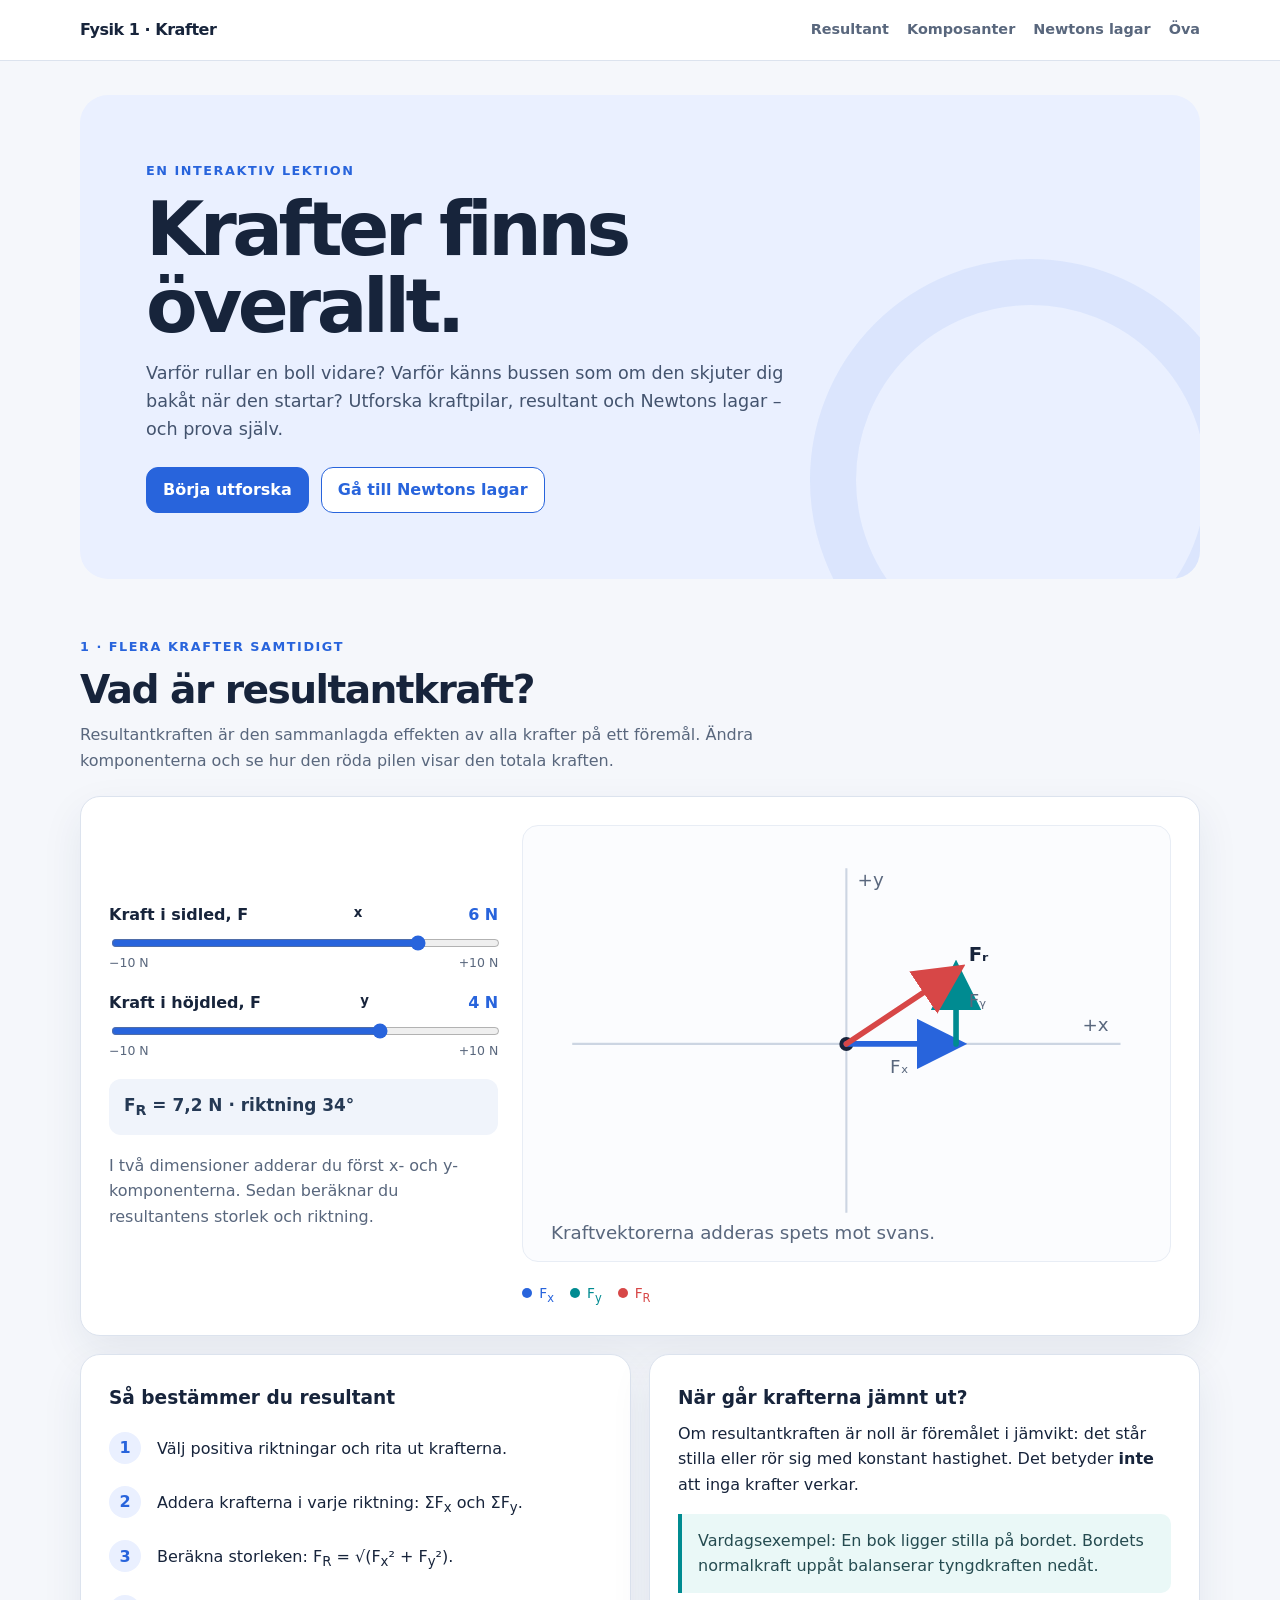
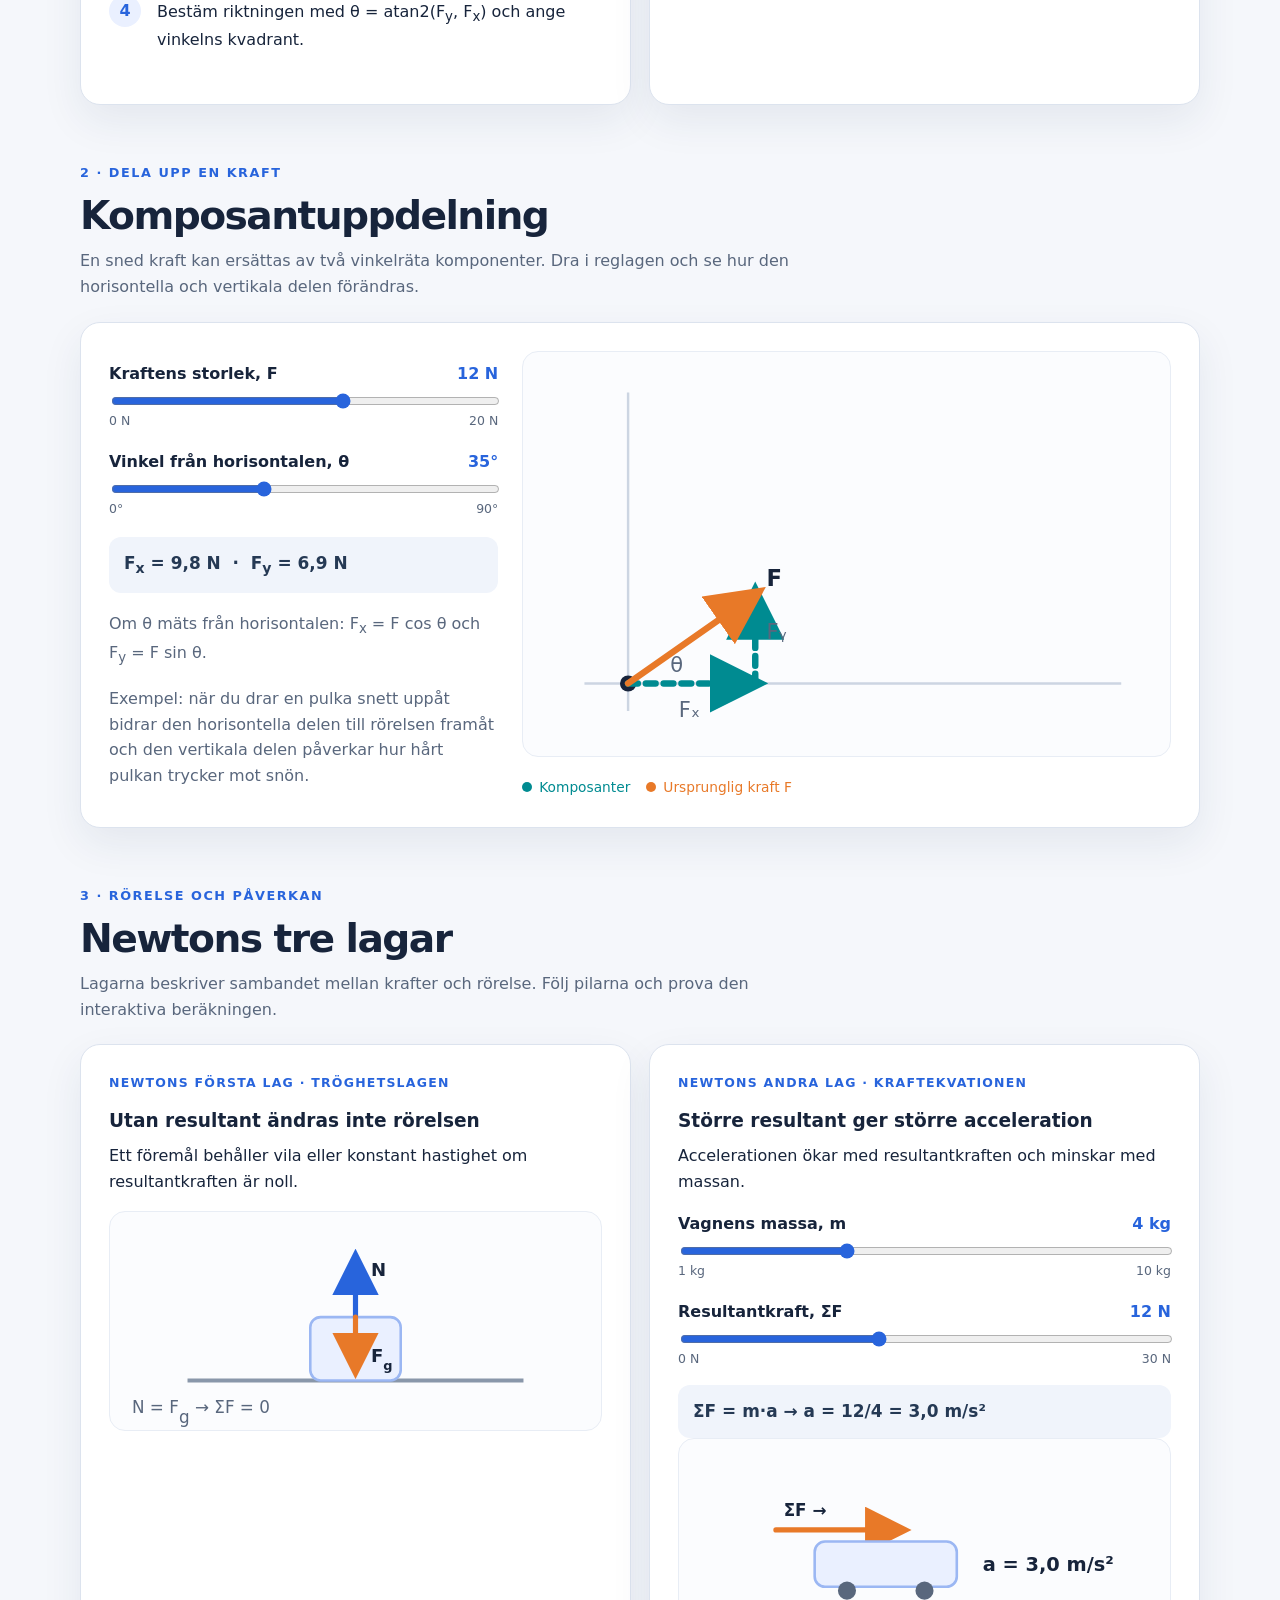
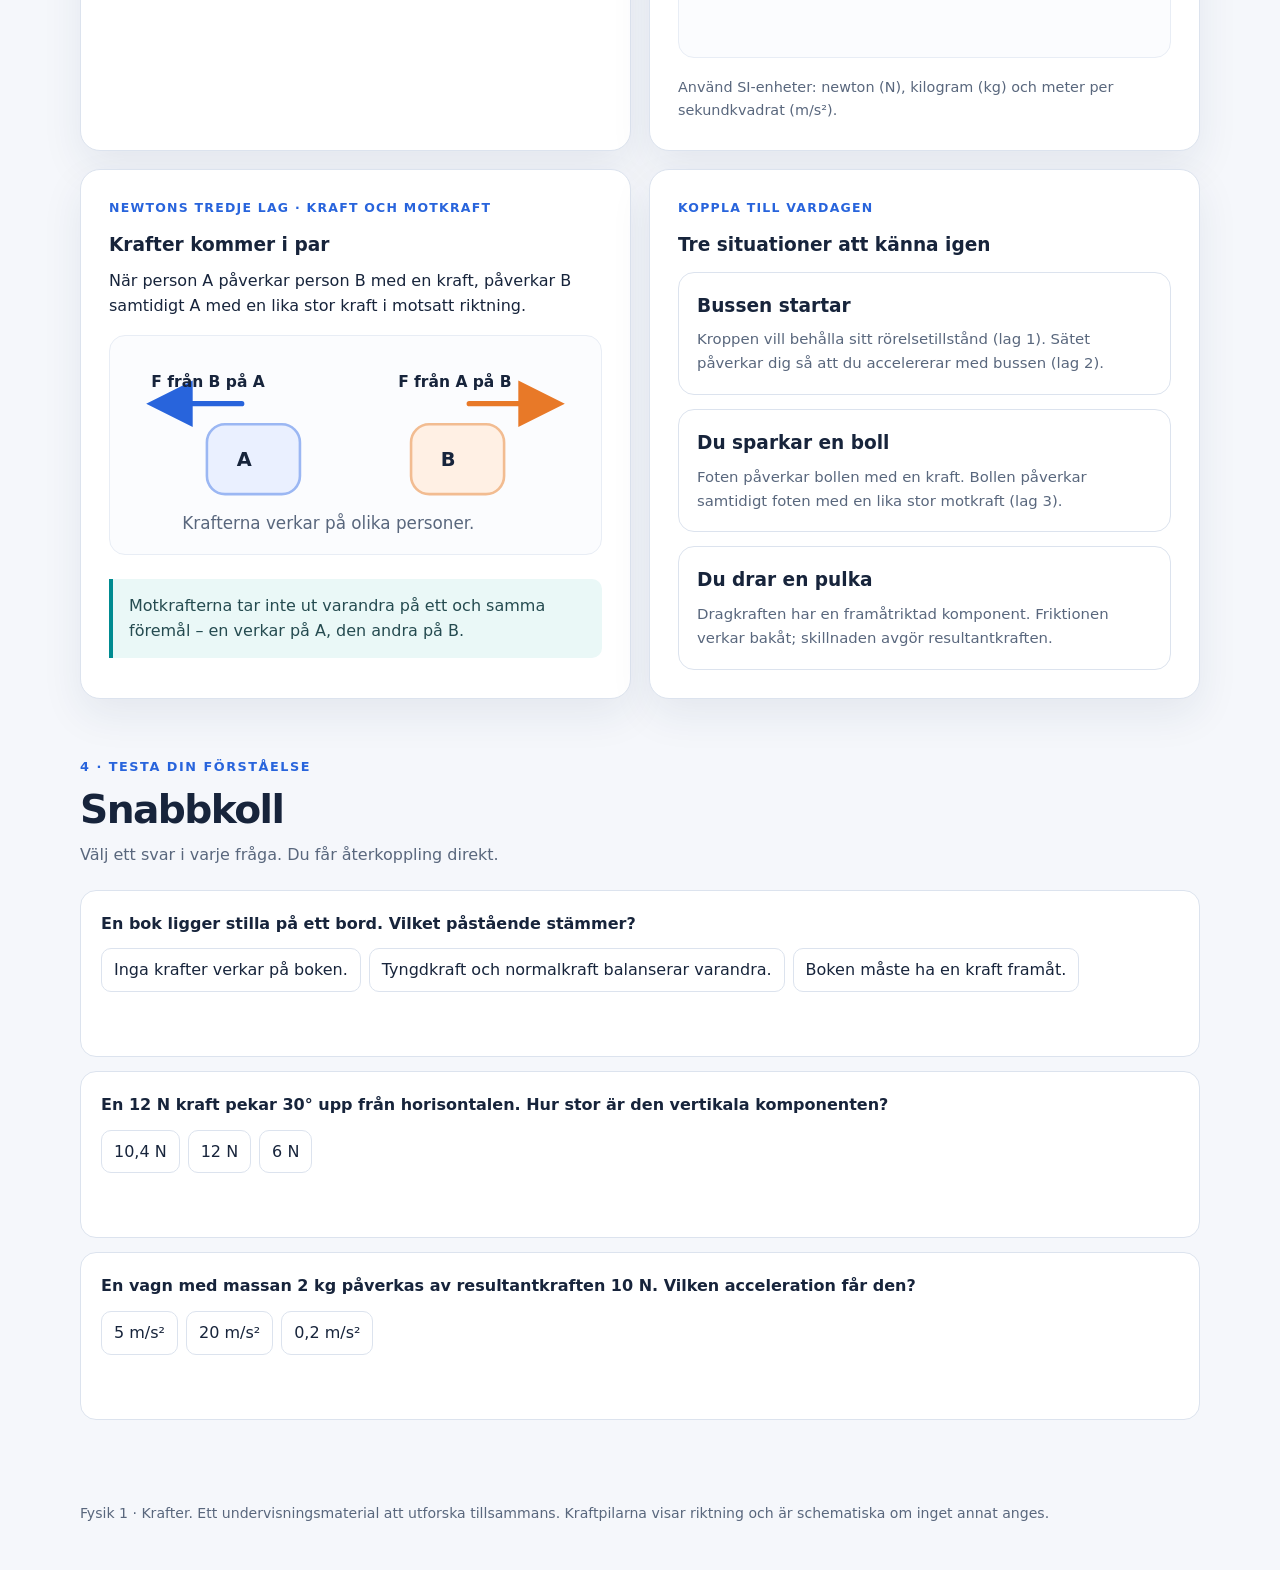
<file: index.html>
<!doctype html>
<html lang="sv">
<head>
  <meta charset="utf-8">
  <meta name="viewport" content="width=device-width, initial-scale=1">
  <meta name="theme-color" content="#f5f7fb">
  <title>Krafter i vardagen | Fysik 1</title>
  <style>
    :root {
      color-scheme: light;
      --ink: #17243b;
      --muted: #59677d;
      --paper: #ffffff;
      --canvas: #f5f7fb;
      --line: #dce3ee;
      --blue: #2864dc;
      --teal: #008b91;
      --orange: #e87928;
      --red: #d74747;
      --green: #18794e;
      --shadow: 0 16px 42px rgba(27, 47, 83, .08);
    }

    * { box-sizing: border-box; }

    html { scroll-behavior: smooth; }

    body {
      margin: 0;
      background: var(--canvas);
      color: var(--ink);
      font: 16px/1.6 "Segoe UI", system-ui, -apple-system, sans-serif;
    }

    a { color: var(--blue); }

    button, input { font: inherit; }

    button:focus-visible, a:focus-visible, input:focus-visible {
      outline: 3px solid #82aaff;
      outline-offset: 3px;
    }

    .topbar {
      position: sticky;
      z-index: 5;
      top: 0;
      border-bottom: 1px solid var(--line);
      background: rgba(255, 255, 255, .94);
      backdrop-filter: blur(12px);
    }

    .topbar-inner, main, footer {
      width: min(1120px, calc(100% - 36px));
      margin-inline: auto;
    }

    .topbar-inner {
      display: flex;
      min-height: 60px;
      align-items: center;
      justify-content: space-between;
      gap: 20px;
    }

    .brand { font-weight: 800; letter-spacing: -.03em; }

    nav { display: flex; flex-wrap: wrap; gap: 6px 18px; }

    nav a {
      color: var(--muted);
      font-size: .9rem;
      font-weight: 650;
      text-decoration: none;
    }

    nav a:hover { color: var(--blue); }

    main { padding-block: 34px 72px; }

    .hero {
      position: relative;
      overflow: hidden;
      padding: clamp(28px, 6vw, 66px);
      border-radius: 28px;
      background: #eaf0ff;
    }

    .hero::after {
      position: absolute;
      right: -52px;
      bottom: -122px;
      width: 350px;
      height: 350px;
      border: 46px solid rgba(40, 100, 220, .08);
      border-radius: 50%;
      content: "";
      pointer-events: none;
    }

    .eyebrow {
      margin: 0 0 10px;
      color: var(--blue);
      font-size: .8rem;
      font-weight: 800;
      letter-spacing: .12em;
      text-transform: uppercase;
    }

    h1, h2, h3, p { margin-top: 0; }

    h1 {
      max-width: 700px;
      margin-bottom: 14px;
      font-size: clamp(2.4rem, 6vw, 4.7rem);
      letter-spacing: -.06em;
      line-height: 1.02;
    }

    h2 {
      margin-bottom: 10px;
      font-size: clamp(1.7rem, 4vw, 2.45rem);
      letter-spacing: -.04em;
      line-height: 1.15;
    }

    h3 { margin-bottom: 8px; font-size: 1.16rem; }

    .hero-copy { max-width: 660px; color: #43536e; font-size: 1.1rem; }

    .hero-actions { display: flex; flex-wrap: wrap; gap: 12px; margin-top: 24px; }

    .button {
      display: inline-flex;
      min-height: 44px;
      align-items: center;
      justify-content: center;
      padding: 9px 16px;
      border: 1px solid var(--blue);
      border-radius: 12px;
      background: var(--blue);
      color: white;
      font-weight: 750;
      text-decoration: none;
    }

    .button.secondary { background: white; color: var(--blue); }

    section { scroll-margin-top: 82px; margin-top: 58px; }

    .section-heading { max-width: 720px; margin-bottom: 22px; }

    .section-heading > p:last-child { color: var(--muted); }

    .grid { display: grid; gap: 18px; }

    .grid.two { grid-template-columns: repeat(2, minmax(0, 1fr)); }

    .card {
      min-width: 0;
      padding: clamp(18px, 3vw, 28px);
      border: 1px solid var(--line);
      border-radius: 20px;
      background: var(--paper);
      box-shadow: var(--shadow);
    }

    .card p:last-child { margin-bottom: 0; }

    .simulator {
      display: grid;
      grid-template-columns: minmax(230px, .75fr) minmax(0, 1.25fr);
      gap: 24px;
      align-items: center;
    }

    .controls { display: grid; gap: 18px; }

    .control label {
      display: flex;
      justify-content: space-between;
      gap: 14px;
      margin-bottom: 5px;
      font-weight: 700;
    }

    output { color: var(--blue); font-variant-numeric: tabular-nums; }

    input[type="range"] { width: 100%; accent-color: var(--blue); }

    .range-limits {
      display: flex;
      justify-content: space-between;
      margin-top: -6px;
      color: var(--muted);
      font-size: .78rem;
    }

    .equation {
      padding: 13px 15px;
      border-radius: 12px;
      background: #f0f4fb;
      color: #253954;
      font-size: 1.06rem;
      font-weight: 750;
      font-variant-numeric: tabular-nums;
    }

    .diagram {
      width: 100%;
      min-height: 220px;
      border: 1px solid #e8edf5;
      border-radius: 16px;
      background: #fbfcfe;
    }

    svg text { fill: var(--ink); font-family: inherit; }

    .axis { stroke: #ccd5e2; stroke-width: 1.5; }

    .vector { stroke-width: 4; stroke-linecap: round; }

    .vector-x { stroke: var(--blue); }
    .vector-y { stroke: var(--teal); }
    .vector-result { stroke: var(--red); }
    .vector-component { stroke: var(--teal); stroke-dasharray: 6 5; }
    .vector-force { stroke: var(--orange); }
    .vector-reaction { stroke: var(--blue); }

    .diagram-note { fill: var(--muted); font-size: 13px; }

    .legend { display: flex; flex-wrap: wrap; gap: 8px 16px; margin-top: 12px; color: var(--muted); font-size: .86rem; }

    .legend span::before {
      display: inline-block;
      width: 10px;
      height: 10px;
      margin-right: 7px;
      border-radius: 50%;
      background: currentColor;
      content: "";
    }

    .legend .x { color: var(--blue); }
    .legend .y { color: var(--teal); }
    .legend .r { color: var(--red); }

    .tip {
      margin-top: 16px;
      padding: 14px 16px;
      border-left: 4px solid var(--teal);
      border-radius: 0 10px 10px 0;
      background: #eaf8f7;
      color: #254b50;
    }

    .steps { display: grid; gap: 12px; padding: 0; list-style: none; counter-reset: step; }

    .steps li {
      position: relative;
      min-height: 42px;
      padding: 7px 0 7px 48px;
      counter-increment: step;
    }

    .steps li::before {
      position: absolute;
      top: 3px;
      left: 0;
      display: grid;
      width: 32px;
      height: 32px;
      place-items: center;
      border-radius: 50%;
      background: #eaf0ff;
      color: var(--blue);
      content: counter(step);
      font-weight: 800;
    }

    .law-number { color: var(--blue); font-size: .78rem; font-weight: 800; letter-spacing: .1em; text-transform: uppercase; }

    .everyday {
      display: grid;
      grid-template-columns: repeat(3, minmax(0, 1fr));
      gap: 14px;
      margin-top: 18px;
    }

    .everyday article {
      padding: 18px;
      border: 1px solid var(--line);
      border-radius: 16px;
      background: #fff;
    }

    .everyday article p { margin-bottom: 0; color: var(--muted); font-size: .93rem; }

    .quiz { display: grid; gap: 14px; }

    .question {
      padding: 20px;
      border: 1px solid var(--line);
      border-radius: 16px;
      background: white;
    }

    .question p { margin-bottom: 12px; font-weight: 700; }

    .answers { display: flex; flex-wrap: wrap; gap: 8px; }

    .answer {
      padding: 8px 12px;
      border: 1px solid var(--line);
      border-radius: 10px;
      background: #fff;
      color: var(--ink);
      cursor: pointer;
    }

    .answer:hover { border-color: var(--blue); }
    .answer[aria-pressed="true"] { border-color: var(--blue); background: #eaf0ff; }
    .answer.correct { border-color: #9bd6b8; background: #eaf8f0; color: #145b3b; }
    .answer.incorrect { border-color: #f0b5b5; background: #fff0f0; color: #9e2929; }

    .feedback { min-height: 1.5em; margin: 10px 0 0; color: var(--muted); font-size: .92rem; }

    footer { padding-block: 10px 32px; color: var(--muted); font-size: .88rem; }

    @media (max-width: 760px) {
      .topbar-inner { align-items: flex-start; flex-direction: column; padding-block: 10px; }
      nav { gap: 5px 13px; }
      .simulator, .grid.two { grid-template-columns: 1fr; }
      .everyday { grid-template-columns: 1fr; }
      section { margin-top: 42px; }
    }

    @media (prefers-reduced-motion: reduce) {
      html { scroll-behavior: auto; }
      *, *::before, *::after { animation-duration: .01ms !important; transition-duration: .01ms !important; }
    }
  </style>
</head>
<body>
  <header class="topbar">
    <div class="topbar-inner">
      <a class="brand" href="#start" style="color: inherit; text-decoration: none;">Fysik 1 · Krafter</a>
      <nav aria-label="Lektionens delar">
        <a href="#resultant">Resultant</a>
        <a href="#komposanter">Komposanter</a>
        <a href="#newton">Newtons lagar</a>
        <a href="#ovning">Öva</a>
      </nav>
    </div>
  </header>

  <main id="start">
    <section class="hero" style="margin-top: 0;">
      <p class="eyebrow">En interaktiv lektion</p>
      <h1>Krafter finns överallt.</h1>
      <p class="hero-copy">Varför rullar en boll vidare? Varför känns bussen som om den skjuter dig bakåt när den startar? Utforska kraftpilar, resultant och Newtons lagar – och prova själv.</p>
      <div class="hero-actions">
        <a class="button" href="#resultant">Börja utforska</a>
        <a class="button secondary" href="#newton">Gå till Newtons lagar</a>
      </div>
    </section>

    <section id="resultant">
      <div class="section-heading">
        <p class="eyebrow">1 · Flera krafter samtidigt</p>
        <h2>Vad är resultantkraft?</h2>
        <p>Resultantkraften är den sammanlagda effekten av alla krafter på ett föremål. Ändra komponenterna och se hur den röda pilen visar den totala kraften.</p>
      </div>
      <div class="card simulator">
        <div class="controls">
          <div class="control">
            <label for="force-x">Kraft i sidled, F<sub>x</sub> <output id="force-x-value" for="force-x">6 N</output></label>
            <input id="force-x" type="range" min="-10" max="10" step="1" value="6">
            <div class="range-limits"><span>−10 N</span><span>+10 N</span></div>
          </div>
          <div class="control">
            <label for="force-y">Kraft i höjdled, F<sub>y</sub> <output id="force-y-value" for="force-y">4 N</output></label>
            <input id="force-y" type="range" min="-10" max="10" step="1" value="4">
            <div class="range-limits"><span>−10 N</span><span>+10 N</span></div>
          </div>
          <div class="equation" id="result-equation" aria-live="polite">F<sub>R</sub> = 7,2 N · riktning 34°</div>
          <p style="color: var(--muted); margin: 0;">I två dimensioner adderar du först x- och y-komponenterna. Sedan beräknar du resultantens storlek och riktning.</p>
        </div>
        <div>
          <svg class="diagram" viewBox="0 0 460 310" role="img" aria-labelledby="result-title result-desc">
            <title id="result-title">Interaktivt vektordiagram för resultantkraft</title>
            <desc id="result-desc">Blå pil visar kraftens x-komponent, turkos pil y-komponenten och röd pil resultantkraften.</desc>
            <defs>
              <marker id="arrow-x" markerWidth="9" markerHeight="9" refX="7" refY="4.5" orient="auto"><path d="M0,0 L9,4.5 L0,9 Z" fill="#2864dc"/></marker>
              <marker id="arrow-y" markerWidth="9" markerHeight="9" refX="7" refY="4.5" orient="auto"><path d="M0,0 L9,4.5 L0,9 Z" fill="#008b91"/></marker>
              <marker id="arrow-r" markerWidth="9" markerHeight="9" refX="7" refY="4.5" orient="auto"><path d="M0,0 L9,4.5 L0,9 Z" fill="#d74747"/></marker>
            </defs>
            <line class="axis" x1="35" y1="155" x2="425" y2="155"/>
            <line class="axis" x1="230" y1="275" x2="230" y2="30"/>
            <text class="diagram-note" x="398" y="146">+x</text>
            <text class="diagram-note" x="238" y="43">+y</text>
            <circle cx="230" cy="155" r="5" fill="#17243b"/>
            <line id="result-x-vector" class="vector vector-x" x1="230" y1="155" x2="308" y2="155" marker-end="url(#arrow-x)"/>
            <line id="result-y-vector" class="vector vector-y" x1="308" y1="155" x2="308" y2="103" marker-end="url(#arrow-y)"/>
            <line id="result-vector" class="vector vector-result" x1="230" y1="155" x2="308" y2="103" marker-end="url(#arrow-r)"/>
            <text id="result-x-label" class="diagram-note" x="267" y="176">Fₓ</text>
            <text id="result-y-label" class="diagram-note" x="317" y="129">Fᵧ</text>
            <text id="result-label" x="318" y="98" font-size="14" font-weight="800" fill="#d74747">Fᵣ</text>
            <text class="diagram-note" x="20" y="294">Kraftvektorerna adderas spets mot svans.</text>
          </svg>
          <div class="legend"><span class="x">F<sub>x</sub></span><span class="y">F<sub>y</sub></span><span class="r">F<sub>R</sub></span></div>
        </div>
      </div>
      <div class="grid two" style="margin-top: 18px;">
        <article class="card">
          <h3>Så bestämmer du resultant</h3>
          <ol class="steps">
            <li>Välj positiva riktningar och rita ut krafterna.</li>
            <li>Addera krafterna i varje riktning: ΣF<sub>x</sub> och ΣF<sub>y</sub>.</li>
            <li>Beräkna storleken: F<sub>R</sub> = √(F<sub>x</sub>² + F<sub>y</sub>²).</li>
            <li>Bestäm riktningen med θ = atan2(F<sub>y</sub>, F<sub>x</sub>) och ange vinkelns kvadrant.</li>
          </ol>
        </article>
        <article class="card">
          <h3>När går krafterna jämnt ut?</h3>
          <p>Om resultantkraften är noll är föremålet i jämvikt: det står stilla eller rör sig med konstant hastighet. Det betyder <strong>inte</strong> att inga krafter verkar.</p>
          <div class="tip">Vardagsexempel: En bok ligger stilla på bordet. Bordets normalkraft uppåt balanserar tyngdkraften nedåt.</div>
        </article>
      </div>
    </section>

    <section id="komposanter">
      <div class="section-heading">
        <p class="eyebrow">2 · Dela upp en kraft</p>
        <h2>Komposantuppdelning</h2>
        <p>En sned kraft kan ersättas av två vinkelräta komponenter. Dra i reglagen och se hur den horisontella och vertikala delen förändras.</p>
      </div>
      <div class="card simulator">
        <div class="controls">
          <div class="control">
            <label for="component-magnitude">Kraftens storlek, F <output id="component-magnitude-value" for="component-magnitude">12 N</output></label>
            <input id="component-magnitude" type="range" min="0" max="20" step="1" value="12">
            <div class="range-limits"><span>0 N</span><span>20 N</span></div>
          </div>
          <div class="control">
            <label for="component-angle">Vinkel från horisontalen, θ <output id="component-angle-value" for="component-angle">35°</output></label>
            <input id="component-angle" type="range" min="0" max="90" step="1" value="35">
            <div class="range-limits"><span>0°</span><span>90°</span></div>
          </div>
          <div class="equation" id="component-equation" aria-live="polite">Fₓ = 9,8 N &nbsp;·&nbsp; Fᵧ = 6,9 N</div>
          <p style="color: var(--muted); margin: 0;">Om θ mäts från horisontalen: F<sub>x</sub> = F cos θ och F<sub>y</sub> = F sin θ.</p>
          <p style="color: var(--muted); margin: 0;">Exempel: när du drar en pulka snett uppåt bidrar den horisontella delen till rörelsen framåt och den vertikala delen påverkar hur hårt pulkan trycker mot snön.</p>
        </div>
        <div>
          <svg class="diagram" viewBox="0 0 400 250" role="img" aria-labelledby="component-title component-desc">
            <title id="component-title">Kraft uppdelad i komponenter</title>
            <desc id="component-desc">En sned kraftpil delas upp i en horisontell x-komponent och en vertikal y-komponent.</desc>
            <defs>
              <marker id="arrow-c" markerWidth="9" markerHeight="9" refX="7" refY="4.5" orient="auto"><path d="M0,0 L9,4.5 L0,9 Z" fill="#008b91"/></marker>
              <marker id="arrow-f" markerWidth="9" markerHeight="9" refX="7" refY="4.5" orient="auto"><path d="M0,0 L9,4.5 L0,9 Z" fill="#e87928"/></marker>
            </defs>
            <line class="axis" x1="38" y1="205" x2="370" y2="205"/>
            <line class="axis" x1="65" y1="222" x2="65" y2="25"/>
            <circle cx="65" cy="205" r="5" fill="#17243b"/>
            <line id="component-x-vector" class="vector vector-component" x1="65" y1="205" x2="145" y2="205" marker-end="url(#arrow-c)"/>
            <line id="component-y-vector" class="vector vector-component" x1="145" y1="205" x2="145" y2="150" marker-end="url(#arrow-c)"/>
            <line id="component-force-vector" class="vector vector-force" x1="65" y1="205" x2="145" y2="150" marker-end="url(#arrow-f)"/>
            <text id="component-x-label" class="diagram-note" x="95" y="226">Fₓ</text>
            <text id="component-y-label" class="diagram-note" x="151" y="178">Fᵧ</text>
            <text id="component-force-label" x="151" y="145" font-size="14" font-weight="800" fill="#e87928">F</text>
            <text class="diagram-note" x="91" y="198">θ</text>
          </svg>
          <div class="legend"><span class="y">Komposanter</span><span style="color: var(--orange);">Ursprunglig kraft F</span></div>
        </div>
      </div>
    </section>

    <section id="newton">
      <div class="section-heading">
        <p class="eyebrow">3 · Rörelse och påverkan</p>
        <h2>Newtons tre lagar</h2>
        <p>Lagarna beskriver sambandet mellan krafter och rörelse. Följ pilarna och prova den interaktiva beräkningen.</p>
      </div>
      <div class="grid two">
        <article class="card">
          <p class="law-number">Newtons första lag · tröghetslagen</p>
          <h3>Utan resultant ändras inte rörelsen</h3>
          <p>Ett föremål behåller vila eller konstant hastighet om resultantkraften är noll.</p>
          <svg class="diagram" viewBox="0 0 380 160" role="img" aria-labelledby="first-title">
            <title id="first-title">Normalkraft och tyngdkraft balanserar en låda</title>
            <defs>
              <marker id="arrow-up" markerWidth="9" markerHeight="9" refX="7" refY="4.5" orient="auto"><path d="M0,0 L9,4.5 L0,9 Z" fill="#2864dc"/></marker>
              <marker id="arrow-down" markerWidth="9" markerHeight="9" refX="7" refY="4.5" orient="auto"><path d="M0,0 L9,4.5 L0,9 Z" fill="#e87928"/></marker>
            </defs>
            <line x1="60" y1="126" x2="320" y2="126" stroke="#8997aa" stroke-width="3"/>
            <rect x="155" y="77" width="70" height="49" rx="8" fill="#eaf0ff" stroke="#9bb7f3" stroke-width="2"/>
            <line x1="190" y1="77" x2="190" y2="32" class="vector vector-x" marker-end="url(#arrow-up)"/>
            <line x1="190" y1="77" x2="190" y2="117" class="vector vector-force" marker-end="url(#arrow-down)"/>
            <text x="202" y="45" font-size="14" font-weight="700">N</text>
            <text x="202" y="112" font-size="14" font-weight="700">F<tspan baseline-shift="sub" font-size="10">g</tspan></text>
            <text class="diagram-note" x="17" y="151">N = F<tspan baseline-shift="sub">g</tspan> → ΣF = 0</text>
          </svg>
        </article>

        <article class="card">
          <p class="law-number">Newtons andra lag · kraftekvationen</p>
          <h3>Större resultant ger större acceleration</h3>
          <p>Accelerationen ökar med resultantkraften och minskar med massan.</p>
          <div class="controls" style="margin-block: 16px;">
            <div class="control">
              <label for="mass">Vagnens massa, m <output id="mass-value" for="mass">4 kg</output></label>
              <input id="mass" type="range" min="1" max="10" step="1" value="4">
              <div class="range-limits"><span>1 kg</span><span>10 kg</span></div>
            </div>
            <div class="control">
              <label for="net-force">Resultantkraft, ΣF <output id="net-force-value" for="net-force">12 N</output></label>
              <input id="net-force" type="range" min="0" max="30" step="1" value="12">
              <div class="range-limits"><span>0 N</span><span>30 N</span></div>
            </div>
          </div>
          <div class="equation" id="newton-equation" aria-live="polite">ΣF = m·a → a = 12/4 = 3,0 m/s²</div>
          <svg class="diagram" viewBox="0 0 380 100" role="img" aria-labelledby="second-title">
            <title id="second-title">Vagn accelererar i kraftens riktning</title>
            <defs><marker id="arrow-cart" markerWidth="9" markerHeight="9" refX="7" refY="4.5" orient="auto"><path d="M0,0 L9,4.5 L0,9 Z" fill="#e87928"/></marker></defs>
            <line id="cart-force-vector" x1="75" y1="36" x2="220" y2="36" class="vector vector-force" marker-end="url(#arrow-cart)"/>
            <text id="cart-force-label" x="81" y="25" font-size="13" font-weight="700">ΣF →</text>
            <rect x="105" y="45" width="110" height="35" rx="8" fill="#eaf0ff" stroke="#9bb7f3" stroke-width="2"/>
            <circle cx="130" cy="83" r="7" fill="#59677d"/><circle cx="190" cy="83" r="7" fill="#59677d"/>
            <text id="cart-acceleration-label" x="235" y="68" font-size="15" font-weight="700" fill="#2864dc">a = 3,0 m/s²</text>
          </svg>
          <p style="margin-top: 10px; color: var(--muted); font-size: .9rem;">Använd SI-enheter: newton (N), kilogram (kg) och meter per sekundkvadrat (m/s²).</p>
        </article>

        <article class="card">
          <p class="law-number">Newtons tredje lag · kraft och motkraft</p>
          <h3>Krafter kommer i par</h3>
          <p>När person A påverkar person B med en kraft, påverkar B samtidigt A med en lika stor kraft i motsatt riktning.</p>
          <svg class="diagram" viewBox="0 0 380 160" role="img" aria-labelledby="third-title">
            <title id="third-title">Två skridskoåkare trycker ifrån varandra</title>
            <defs>
              <marker id="arrow-left" markerWidth="9" markerHeight="9" refX="7" refY="4.5" orient="auto"><path d="M0,0 L9,4.5 L0,9 Z" fill="#2864dc"/></marker>
              <marker id="arrow-right" markerWidth="9" markerHeight="9" refX="7" refY="4.5" orient="auto"><path d="M0,0 L9,4.5 L0,9 Z" fill="#e87928"/></marker>
            </defs>
            <rect x="75" y="64" width="72" height="54" rx="14" fill="#eaf0ff" stroke="#9bb7f3" stroke-width="2"/>
            <rect x="233" y="64" width="72" height="54" rx="14" fill="#fff0e4" stroke="#f2bc91" stroke-width="2"/>
            <text x="98" y="96" font-size="15" font-weight="700">A</text>
            <text x="256" y="96" font-size="15" font-weight="700">B</text>
            <line x1="102" y1="48" x2="36" y2="48" class="vector vector-reaction" marker-end="url(#arrow-left)"/>
            <line x1="278" y1="48" x2="344" y2="48" class="vector vector-force" marker-end="url(#arrow-right)"/>
            <text x="32" y="35" font-size="12" font-weight="700">F från B på A</text>
            <text x="223" y="35" font-size="12" font-weight="700">F från A på B</text>
            <text class="diagram-note" x="56" y="145">Krafterna verkar på olika personer.</text>
          </svg>
          <div class="tip">Motkrafterna tar inte ut varandra på ett och samma föremål – en verkar på A, den andra på B.</div>
        </article>

        <article class="card">
          <p class="law-number">Koppla till vardagen</p>
          <h3>Tre situationer att känna igen</h3>
          <div class="everyday" style="grid-template-columns: 1fr; margin-top: 12px;">
            <article><h3>Bussen startar</h3><p>Kroppen vill behålla sitt rörelsetillstånd (lag 1). Sätet påverkar dig så att du accelererar med bussen (lag 2).</p></article>
            <article><h3>Du sparkar en boll</h3><p>Foten påverkar bollen med en kraft. Bollen påverkar samtidigt foten med en lika stor motkraft (lag 3).</p></article>
            <article><h3>Du drar en pulka</h3><p>Dragkraften har en framåtriktad komponent. Friktionen verkar bakåt; skillnaden avgör resultantkraften.</p></article>
          </div>
        </article>
      </div>
    </section>

    <section id="ovning">
      <div class="section-heading">
        <p class="eyebrow">4 · Testa din förståelse</p>
        <h2>Snabbkoll</h2>
        <p>Välj ett svar i varje fråga. Du får återkoppling direkt.</p>
      </div>
      <div class="quiz">
        <article class="question" data-correct="b" data-explanation="Krafterna är i balans, alltså är resultantkraften noll. Föremålet kan då stå stilla eller röra sig med konstant hastighet.">
          <p>En bok ligger stilla på ett bord. Vilket påstående stämmer?</p>
          <div class="answers">
            <button class="answer" type="button" data-choice="a">Inga krafter verkar på boken.</button>
            <button class="answer" type="button" data-choice="b">Tyngdkraft och normalkraft balanserar varandra.</button>
            <button class="answer" type="button" data-choice="c">Boken måste ha en kraft framåt.</button>
          </div>
          <p class="feedback" aria-live="polite"></p>
        </article>
        <article class="question" data-correct="c" data-explanation="Fᵧ = 12 sin 30° = 6 N. Sinus används här eftersom den vertikala kateten ligger mitt emot vinkeln.">
          <p>En 12 N kraft pekar 30° upp från horisontalen. Hur stor är den vertikala komponenten?</p>
          <div class="answers">
            <button class="answer" type="button" data-choice="a">10,4 N</button>
            <button class="answer" type="button" data-choice="b">12 N</button>
            <button class="answer" type="button" data-choice="c">6 N</button>
          </div>
          <p class="feedback" aria-live="polite"></p>
        </article>
        <article class="question" data-correct="a" data-explanation="Newtons andra lag ger a = ΣF/m = 10/2 = 5 m/s².">
          <p>En vagn med massan 2 kg påverkas av resultantkraften 10 N. Vilken acceleration får den?</p>
          <div class="answers">
            <button class="answer" type="button" data-choice="a">5 m/s²</button>
            <button class="answer" type="button" data-choice="b">20 m/s²</button>
            <button class="answer" type="button" data-choice="c">0,2 m/s²</button>
          </div>
          <p class="feedback" aria-live="polite"></p>
        </article>
      </div>
    </section>
  </main>

  <footer>
    <p>Fysik 1 · Krafter. Ett undervisningsmaterial att utforska tillsammans. Kraftpilarna visar riktning och är schematiska om inget annat anges.</p>
  </footer>

  <script>
    "use strict";

    const numberSv = (value, decimals) => value.toLocaleString("sv-SE", {
      minimumFractionDigits: decimals,
      maximumFractionDigits: decimals
    });

    const forceX = document.getElementById("force-x");
    const forceY = document.getElementById("force-y");

    function updateResultant() {
      const fx = Number(forceX.value);
      const fy = Number(forceY.value);
      const originX = 230;
      const originY = 155;
      const scale = 13;
      const endX = originX + fx * scale;
      const endY = originY - fy * scale;
      const xCorner = endX;

      document.getElementById("force-x-value").textContent = `${fx} N`;
      document.getElementById("force-y-value").textContent = `${fy} N`;

      const xVector = document.getElementById("result-x-vector");
      xVector.setAttribute("x1", originX);
      xVector.setAttribute("y1", originY);
      xVector.setAttribute("x2", xCorner);
      xVector.setAttribute("y2", originY);

      const yVector = document.getElementById("result-y-vector");
      yVector.setAttribute("x1", xCorner);
      yVector.setAttribute("y1", originY);
      yVector.setAttribute("x2", endX);
      yVector.setAttribute("y2", endY);

      const resultVector = document.getElementById("result-vector");
      resultVector.setAttribute("x2", endX);
      resultVector.setAttribute("y2", endY);

      document.getElementById("result-x-label").setAttribute("x", originX + fx * scale / 2 - 8);
      document.getElementById("result-x-label").setAttribute("y", originY + (fx >= 0 ? 21 : -10));
      document.getElementById("result-y-label").setAttribute("x", endX + (fx >= 0 ? 9 : -34));
      document.getElementById("result-y-label").setAttribute("y", originY - fy * scale / 2);
      document.getElementById("result-label").setAttribute("x", endX + (fx >= 0 ? 9 : -32));
      document.getElementById("result-label").setAttribute("y", endY - (fy >= 0 ? 7 : -20));

      const magnitude = Math.hypot(fx, fy);
      let angle = Math.atan2(fy, fx) * 180 / Math.PI;
      if (angle < 0) angle += 360;
      const angleText = magnitude === 0 ? "riktning saknas (ΣF = 0)" : `riktning ${numberSv(angle, 0)}°`;
      document.getElementById("result-equation").innerHTML =
        `F<sub>R</sub> = ${numberSv(magnitude, 1)} N · ${angleText}`;
      document.getElementById("result-desc").textContent =
        `Kraftkomponenterna är ${fx} newton i x-led och ${fy} newton i y-led. Resultantens storlek är ${numberSv(magnitude, 1)} newton.`;
    }

    forceX.addEventListener("input", updateResultant);
    forceY.addEventListener("input", updateResultant);
    updateResultant();

    const forceMagnitude = document.getElementById("component-magnitude");
    const forceAngle = document.getElementById("component-angle");

    function updateComponents() {
      const magnitude = Number(forceMagnitude.value);
      const angle = Number(forceAngle.value);
      const radians = angle * Math.PI / 180;
      const fx = magnitude * Math.cos(radians);
      const fy = magnitude * Math.sin(radians);
      const scale = 8;
      const originX = 65;
      const originY = 205;
      const endX = originX + fx * scale;
      const endY = originY - fy * scale;

      document.getElementById("component-magnitude-value").textContent = `${magnitude} N`;
      document.getElementById("component-angle-value").textContent = `${angle}°`;

      const xVector = document.getElementById("component-x-vector");
      xVector.setAttribute("x2", endX);
      const yVector = document.getElementById("component-y-vector");
      yVector.setAttribute("x1", endX);
      yVector.setAttribute("x2", endX);
      yVector.setAttribute("y2", endY);
      const forceVector = document.getElementById("component-force-vector");
      forceVector.setAttribute("x2", endX);
      forceVector.setAttribute("y2", endY);

      document.getElementById("component-x-label").setAttribute("x", originX + (endX - originX) / 2 - 8);
      document.getElementById("component-y-label").setAttribute("x", endX + 7);
      document.getElementById("component-y-label").setAttribute("y", originY - (originY - endY) / 2);
      document.getElementById("component-force-label").setAttribute("x", endX + 7);
      document.getElementById("component-force-label").setAttribute("y", endY - 5);
      document.getElementById("component-equation").innerHTML =
        `F<sub>x</sub> = ${numberSv(fx, 1)} N &nbsp;·&nbsp; F<sub>y</sub> = ${numberSv(fy, 1)} N`;
      document.getElementById("component-desc").textContent =
        `En kraft på ${magnitude} newton i vinkeln ${angle} grader delas upp i ${numberSv(fx, 1)} newton horisontellt och ${numberSv(fy, 1)} newton vertikalt.`;
    }

    forceMagnitude.addEventListener("input", updateComponents);
    forceAngle.addEventListener("input", updateComponents);
    updateComponents();

    const mass = document.getElementById("mass");
    const netForce = document.getElementById("net-force");

    function updateNewton() {
      const m = Number(mass.value);
      const f = Number(netForce.value);
      const acceleration = f / m;
      document.getElementById("mass-value").textContent = `${m} kg`;
      document.getElementById("net-force-value").textContent = `${f} N`;
      document.getElementById("newton-equation").innerHTML =
        `ΣF = m·a → a = ${f}/${m} = ${numberSv(acceleration, 1)} m/s²`;
      document.getElementById("cart-acceleration-label").textContent = `a = ${numberSv(acceleration, 1)} m/s²`;
      const forceLine = document.getElementById("cart-force-vector");
      forceLine.setAttribute("x2", 100 + f * 6);
      forceLine.setAttribute("visibility", f === 0 ? "hidden" : "visible");
      document.getElementById("cart-force-label").textContent = f === 0 ? "ΣF = 0" : "ΣF →";
      document.getElementById("second-title").textContent =
        `Vagn med massan ${m} kilogram får accelerationen ${numberSv(acceleration, 1)} meter per sekundkvadrat när resultantkraften är ${f} newton.`;
    }

    mass.addEventListener("input", updateNewton);
    netForce.addEventListener("input", updateNewton);
    updateNewton();

    document.querySelectorAll(".question").forEach((question) => {
      const feedback = question.querySelector(".feedback");
      question.querySelectorAll(".answer").forEach((button) => {
        button.addEventListener("click", () => {
          const isCorrect = button.dataset.choice === question.dataset.correct;
          question.querySelectorAll(".answer").forEach((answer) => {
            answer.setAttribute("aria-pressed", String(answer === button));
            answer.classList.remove("correct", "incorrect");
          });
          button.classList.add(isCorrect ? "correct" : "incorrect");
          feedback.textContent = `${isCorrect ? "Rätt!" : "Inte riktigt."} ${question.dataset.explanation}`;
        });
      });
    });
  </script>
</body>
</html>
</file>
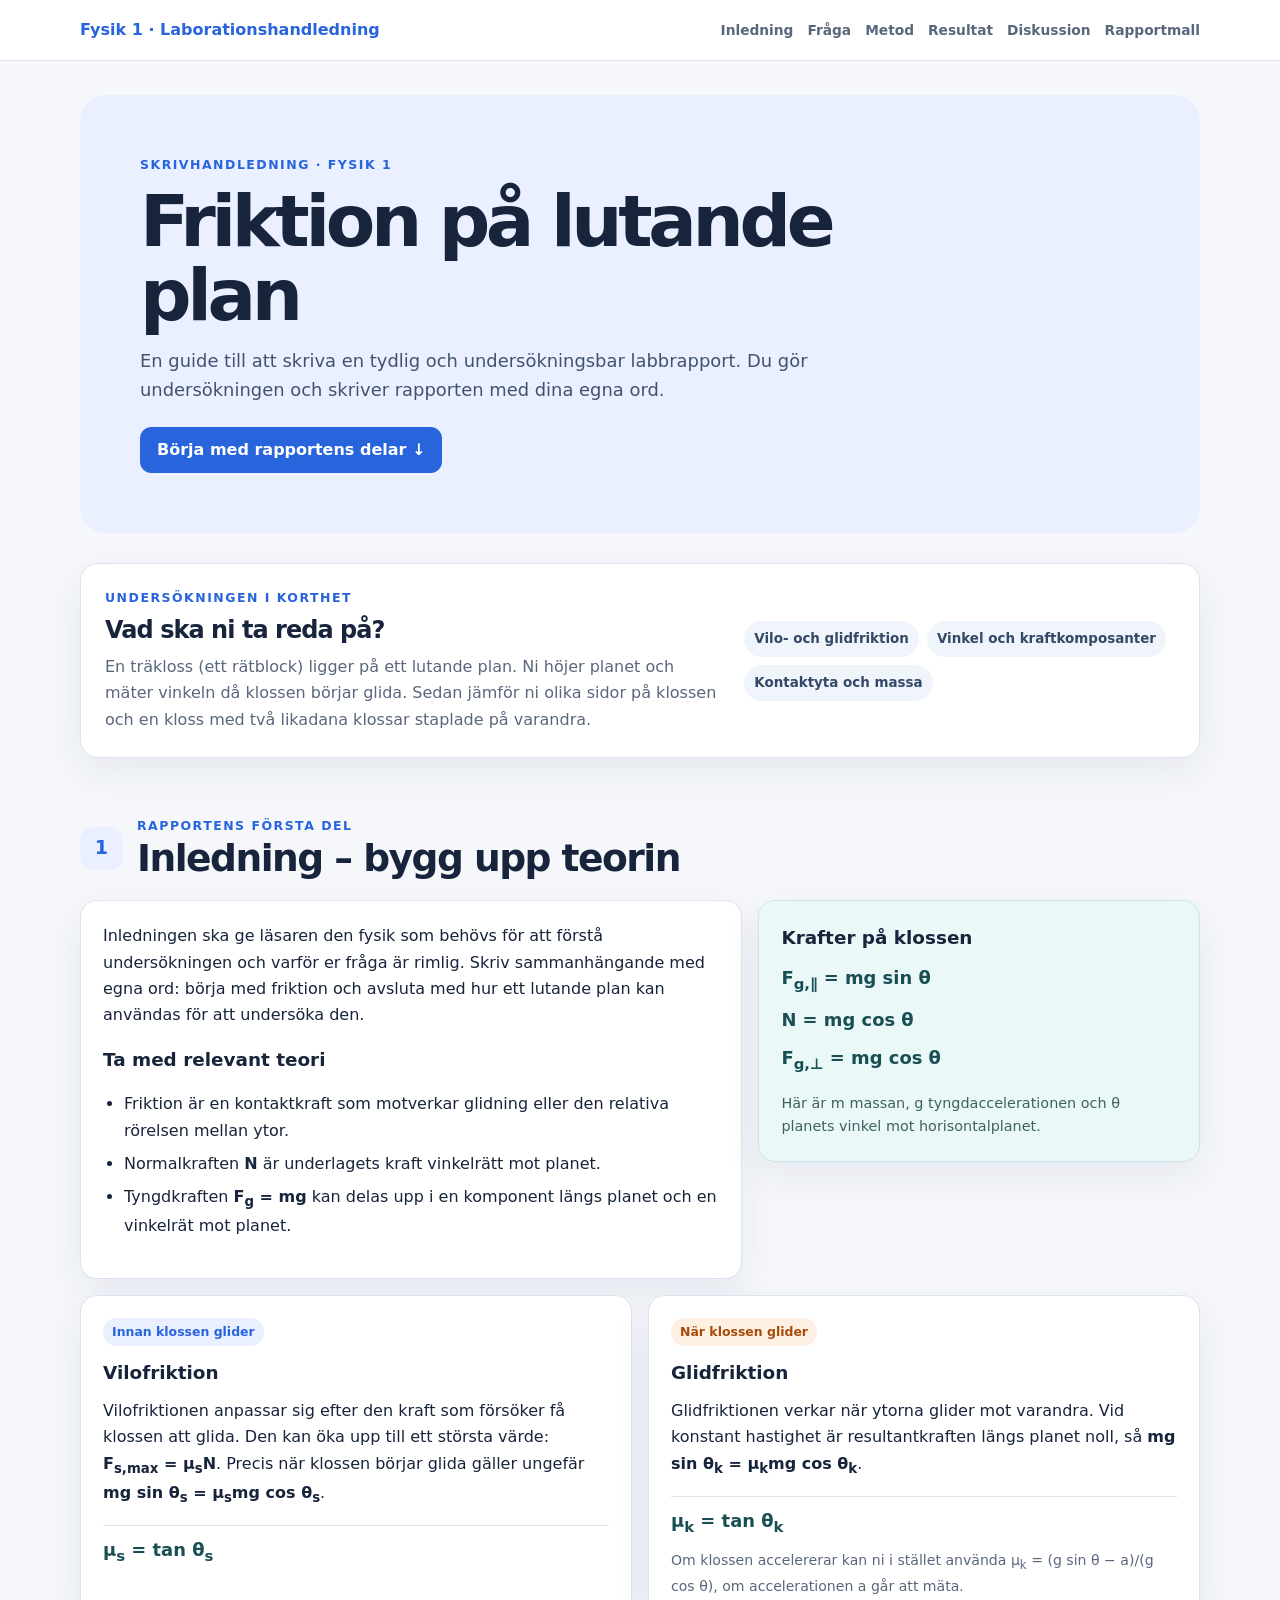
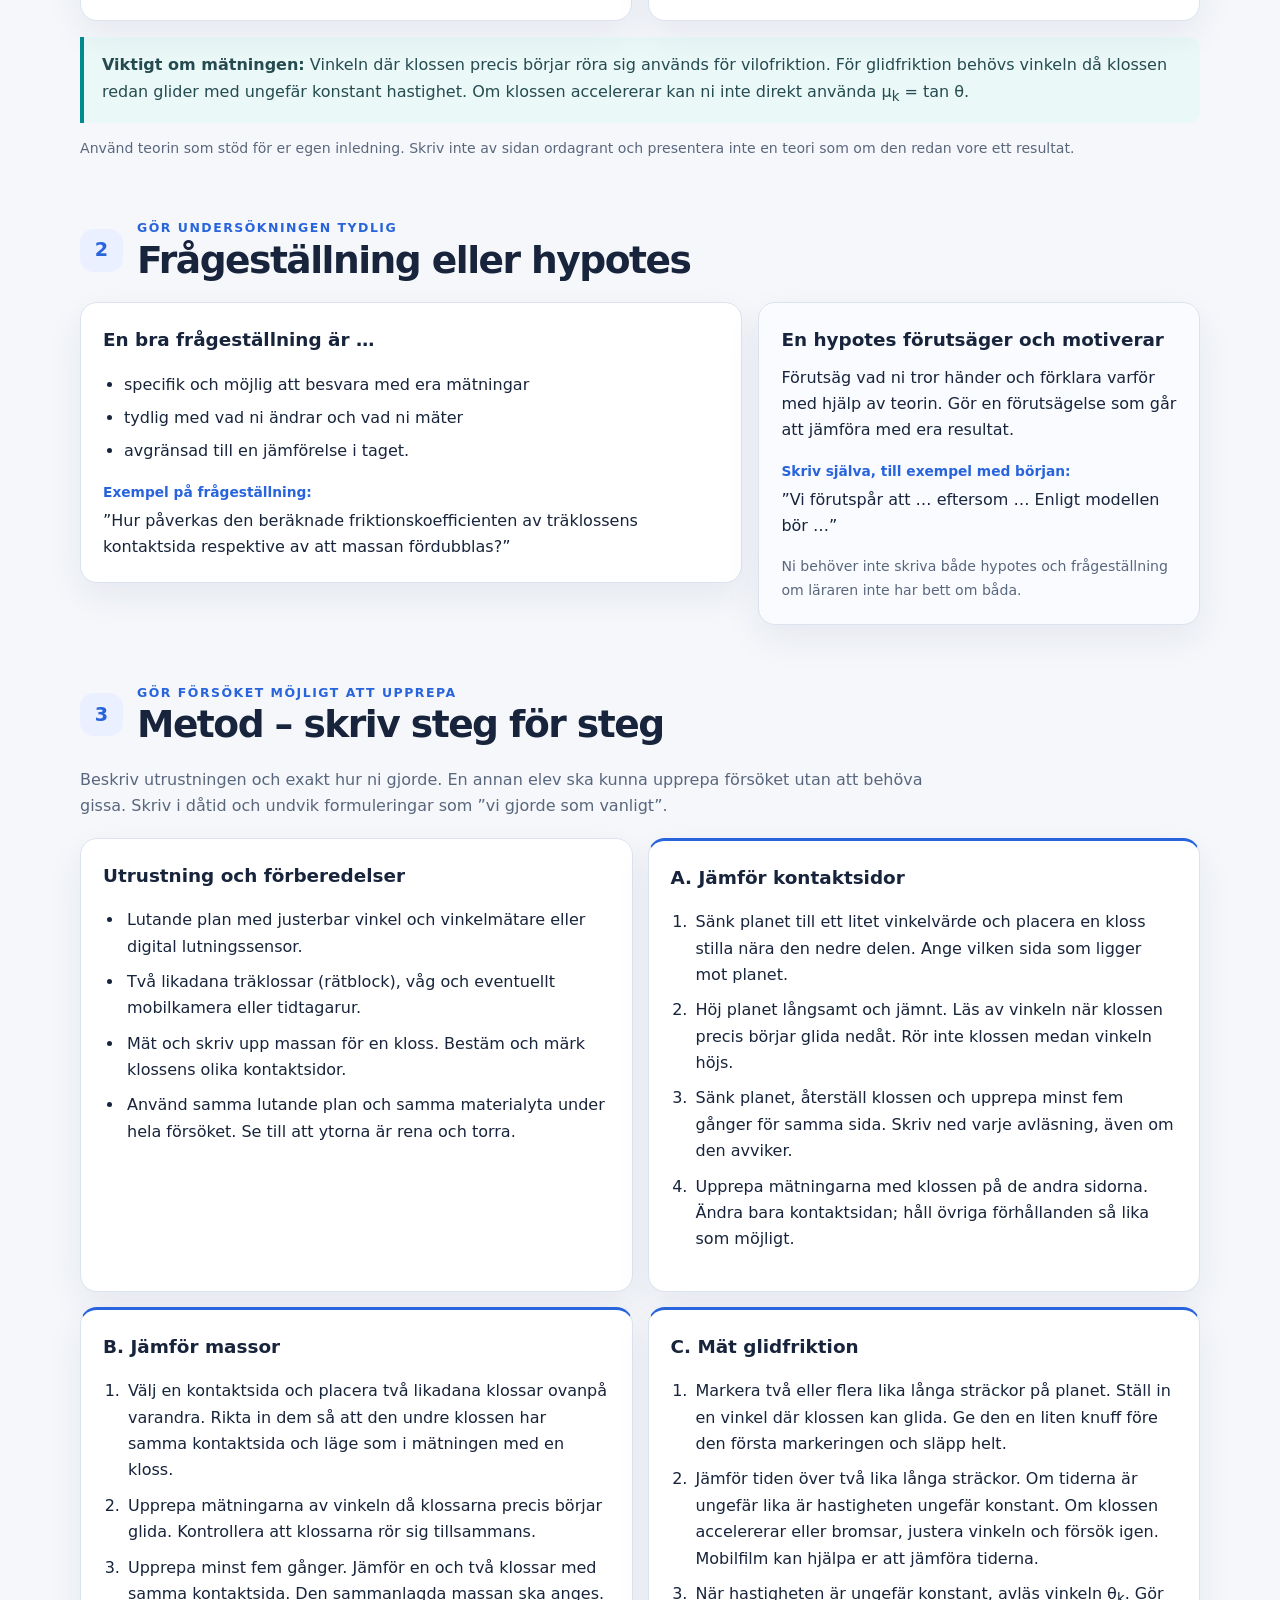
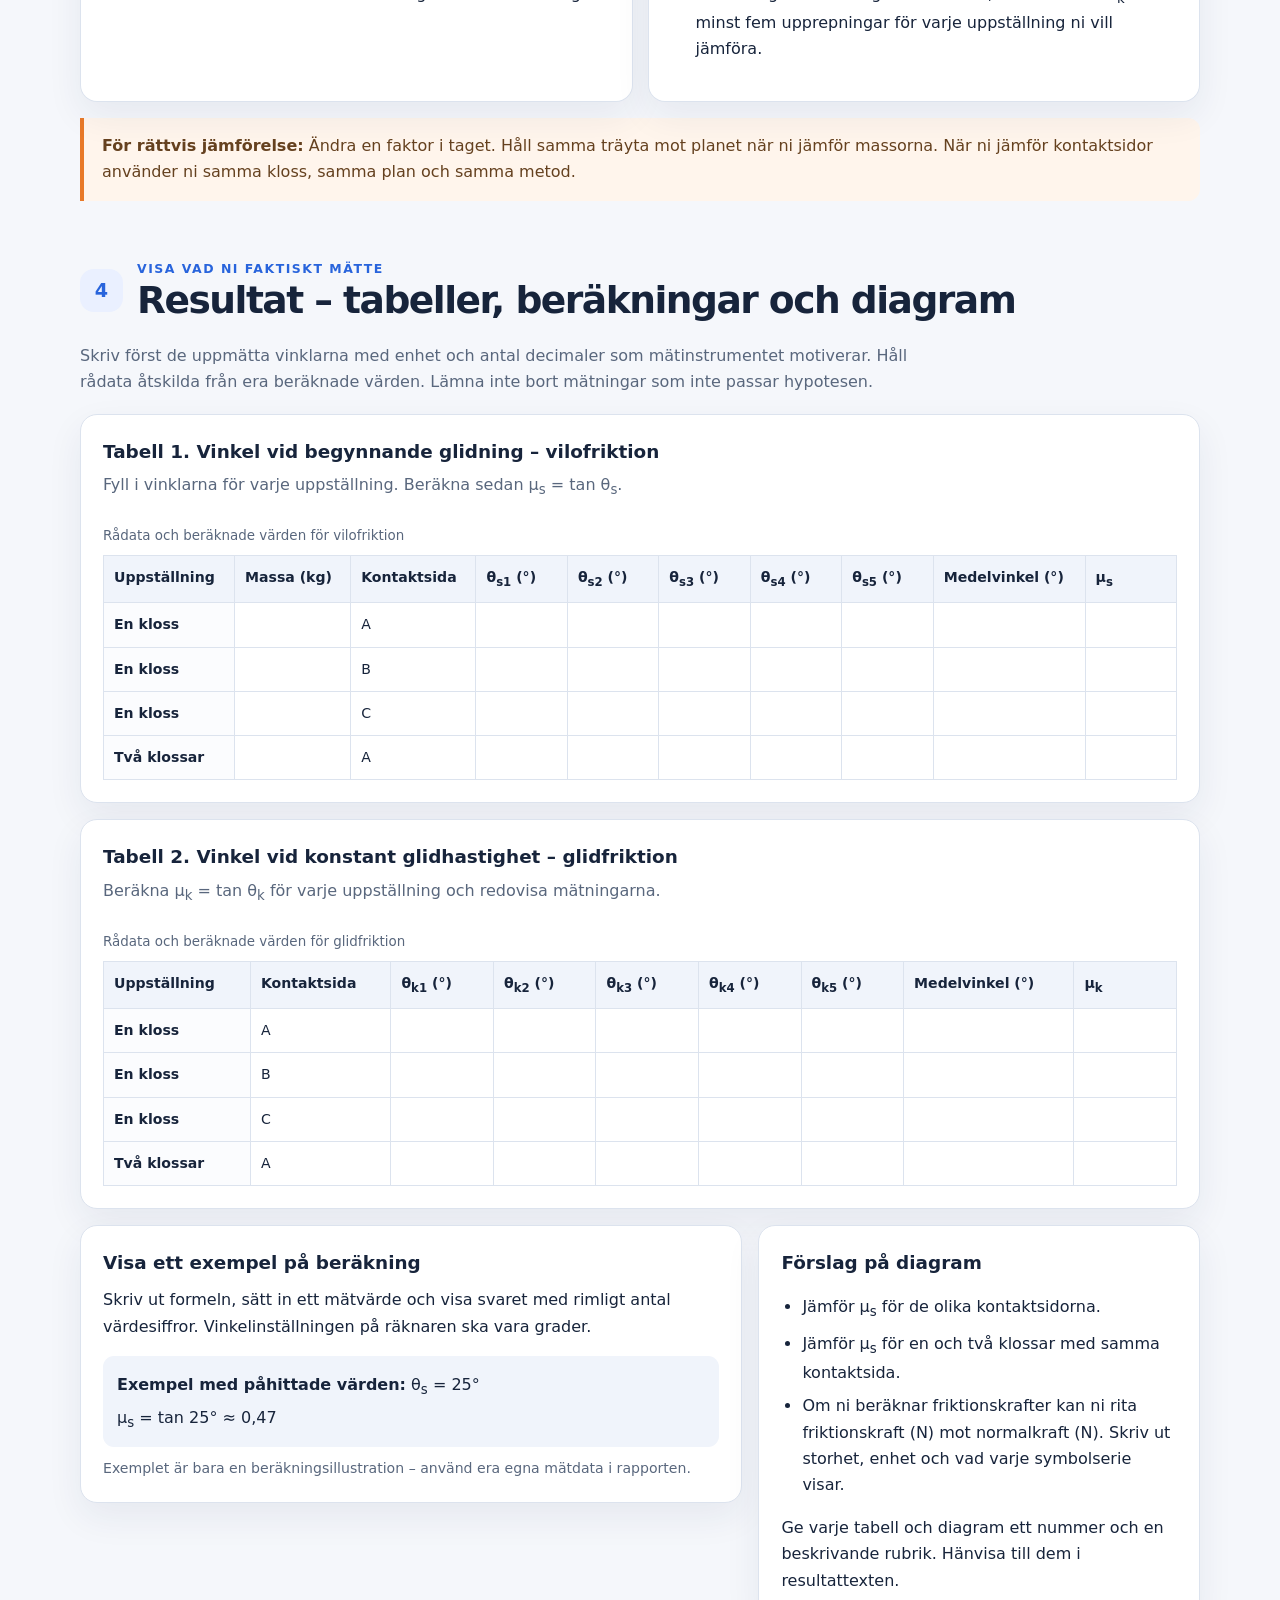
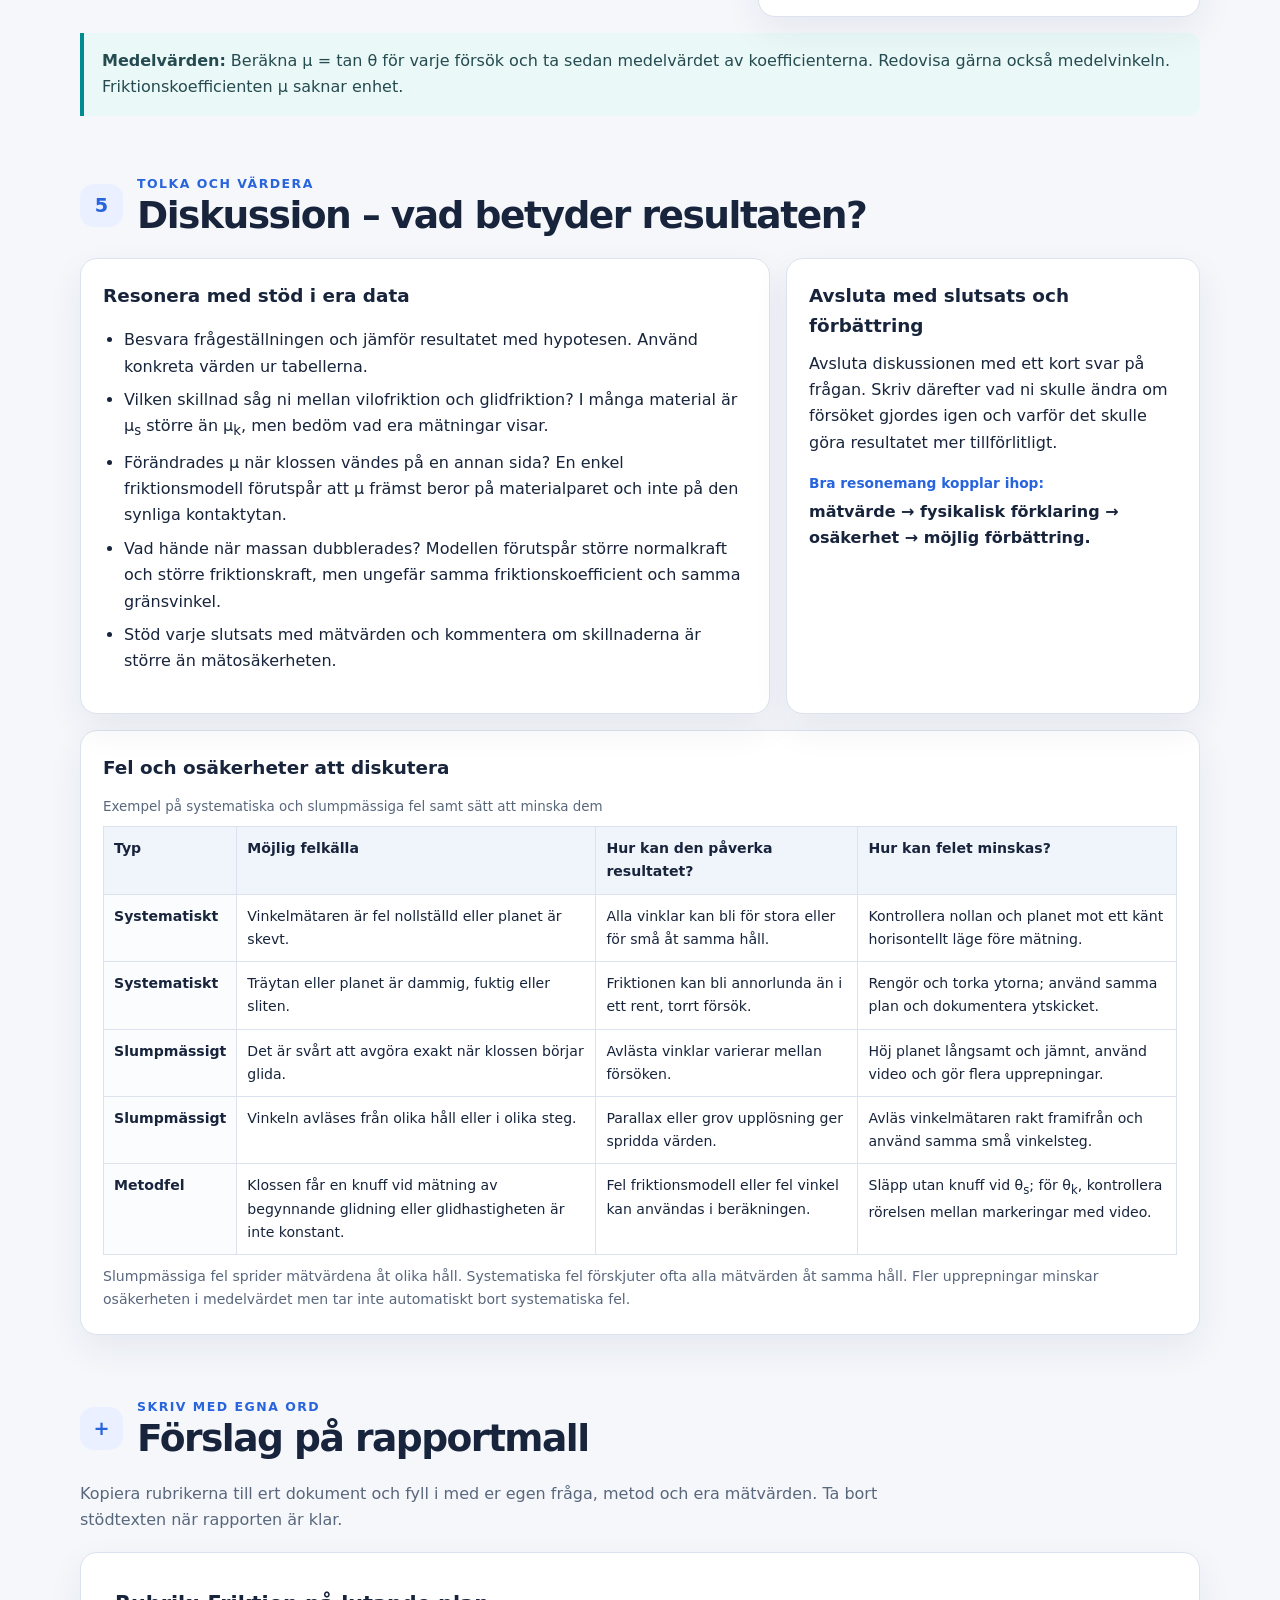
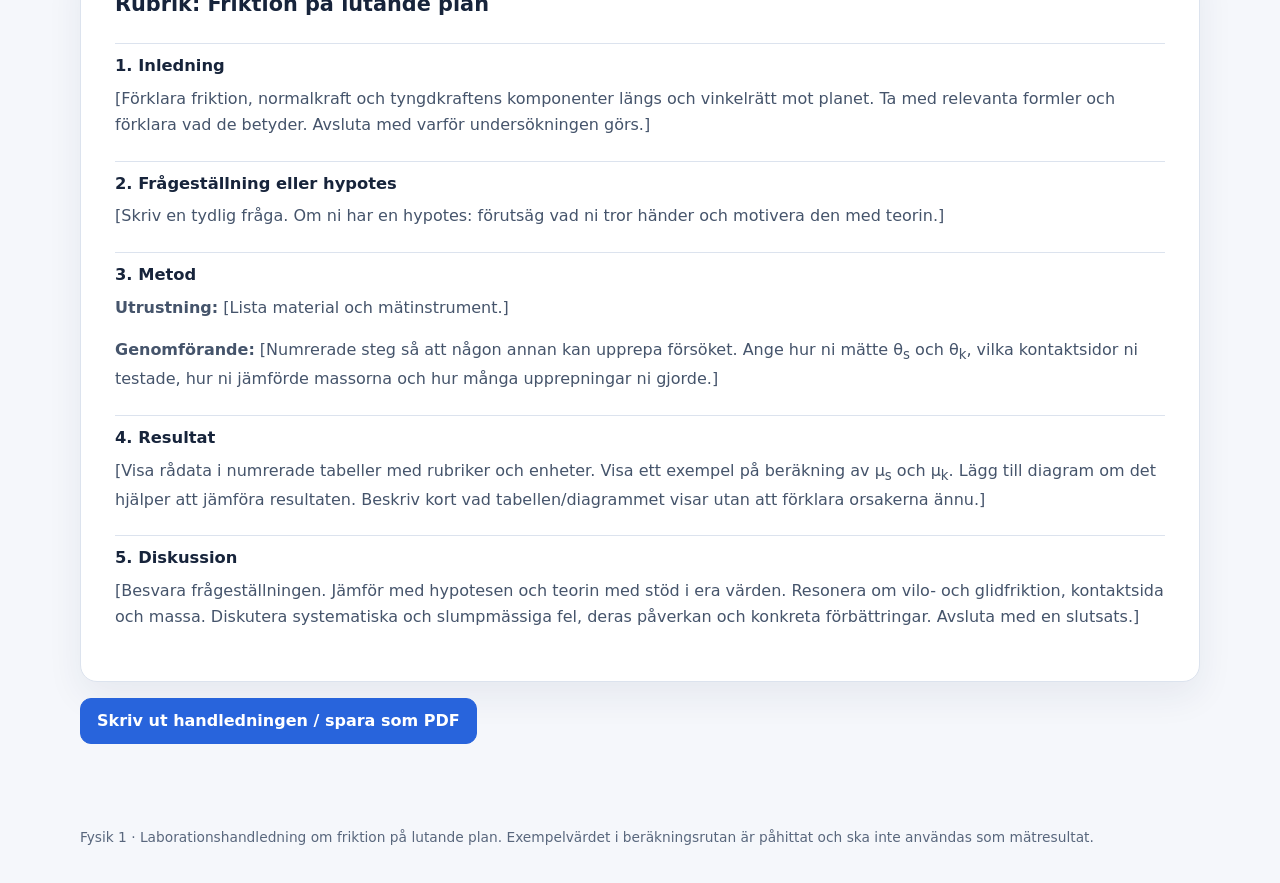
<file: friktion-labbrapport/index.html>
<!doctype html>
<html lang="sv">
<head>
  <meta charset="utf-8">
  <meta name="viewport" content="width=device-width, initial-scale=1">
  <meta name="theme-color" content="#f5f7fb">
  <meta name="description" content="Skrivhandledning och rapportmall för en laboration om friktion på lutande plan.">
  <title>Labbrapport: Friktion på lutande plan | Fysik 1</title>
  <link rel="stylesheet" href="style.css">
</head>
<body>
  <header class="site-header">
    <div class="header-inner">
      <a class="brand" href="#start">Fysik 1 · Laborationshandledning</a>
      <nav aria-label="Sidans delar">
        <a href="#inledning">Inledning</a>
        <a href="#fraga">Fråga</a>
        <a href="#metod">Metod</a>
        <a href="#resultat">Resultat</a>
        <a href="#diskussion">Diskussion</a>
        <a href="#mall">Rapportmall</a>
      </nav>
    </div>
  </header>

  <main id="start">
    <section class="hero">
      <p class="eyebrow">Skrivhandledning · Fysik 1</p>
      <h1>Friktion på lutande plan</h1>
      <p class="lead">En guide till att skriva en tydlig och undersökningsbar labbrapport. Du gör undersökningen och skriver rapporten med dina egna ord.</p>
      <a class="primary-link" href="#inledning">Börja med rapportens delar ↓</a>
    </section>

    <section class="overview" aria-labelledby="overview-title">
      <div>
        <p class="eyebrow">Undersökningen i korthet</p>
        <h2 id="overview-title">Vad ska ni ta reda på?</h2>
        <p>En träkloss (ett rätblock) ligger på ett lutande plan. Ni höjer planet och mäter vinkeln då klossen börjar glida. Sedan jämför ni olika sidor på klossen och en kloss med två likadana klossar staplade på varandra.</p>
      </div>
      <div class="overview-badges">
        <span>Vilo- och glidfriktion</span>
        <span>Vinkel och kraftkomposanter</span>
        <span>Kontaktyta och massa</span>
      </div>
    </section>

    <section id="inledning" class="report-section">
      <div class="section-title">
        <span class="section-number">1</span>
        <div>
          <p class="eyebrow">Rapportens första del</p>
          <h2>Inledning – bygg upp teorin</h2>
        </div>
      </div>
      <div class="content-grid">
        <div class="prose">
          <p>Inledningen ska ge läsaren den fysik som behövs för att förstå undersökningen och varför er fråga är rimlig. Skriv sammanhängande med egna ord: börja med friktion och avsluta med hur ett lutande plan kan användas för att undersöka den.</p>
          <h3>Ta med relevant teori</h3>
          <ul>
            <li>Friktion är en kontaktkraft som motverkar glidning eller den relativa rörelsen mellan ytor.</li>
            <li>Normalkraften <strong>N</strong> är underlagets kraft vinkelrätt mot planet.</li>
            <li>Tyngdkraften <strong>F<sub>g</sub> = mg</strong> kan delas upp i en komponent längs planet och en vinkelrät mot planet.</li>
          </ul>
        </div>
        <aside class="formula-card" aria-label="Teori och formler">
          <h3>Krafter på klossen</h3>
          <p class="formula">F<sub>g,∥</sub> = mg sin θ</p>
          <p class="formula">N = mg cos θ</p>
          <p class="formula">F<sub>g,⊥</sub> = mg cos θ</p>
          <p class="formula-note">Här är m massan, g tyngdaccelerationen och θ planets vinkel mot horisontalplanet.</p>
        </aside>
      </div>
      <div class="friction-types">
        <article>
          <span class="type-tag static">Innan klossen glider</span>
          <h3>Vilofriktion</h3>
          <p>Vilofriktionen anpassar sig efter den kraft som försöker få klossen att glida. Den kan öka upp till ett största värde: <strong>F<sub>s,max</sub> = μ<sub>s</sub>N</strong>. Precis när klossen börjar glida gäller ungefär <strong>mg sin θ<sub>s</sub> = μ<sub>s</sub>mg cos θ<sub>s</sub></strong>.</p>
          <p class="formula result-formula">μ<sub>s</sub> = tan θ<sub>s</sub></p>
        </article>
        <article>
          <span class="type-tag kinetic">När klossen glider</span>
          <h3>Glidfriktion</h3>
          <p>Glidfriktionen verkar när ytorna glider mot varandra. Vid konstant hastighet är resultantkraften längs planet noll, så <strong>mg sin θ<sub>k</sub> = μ<sub>k</sub>mg cos θ<sub>k</sub></strong>.</p>
          <p class="formula result-formula">μ<sub>k</sub> = tan θ<sub>k</sub></p>
          <p class="small-note">Om klossen accelererar kan ni i stället använda μ<sub>k</sub> = (g sin θ − a)/(g cos θ), om accelerationen a går att mäta.</p>
        </article>
      </div>
      <div class="callout">
        <strong>Viktigt om mätningen:</strong> Vinkeln där klossen precis börjar röra sig används för vilofriktion. För glidfriktion behövs vinkeln då klossen redan glider med ungefär konstant hastighet. Om klossen accelererar kan ni inte direkt använda μ<sub>k</sub> = tan θ.
      </div>
      <p class="teacher-note">Använd teorin som stöd för er egen inledning. Skriv inte av sidan ordagrant och presentera inte en teori som om den redan vore ett resultat.</p>
    </section>

    <section id="fraga" class="report-section">
      <div class="section-title">
        <span class="section-number">2</span>
        <div>
          <p class="eyebrow">Gör undersökningen tydlig</p>
          <h2>Frågeställning eller hypotes</h2>
        </div>
      </div>
      <div class="content-grid">
        <article class="guidance-card">
          <h3>En bra frågeställning är …</h3>
          <ul>
            <li>specifik och möjlig att besvara med era mätningar</li>
            <li>tydlig med vad ni ändrar och vad ni mäter</li>
            <li>avgränsad till en jämförelse i taget.</li>
          </ul>
          <p class="sentence-starter">Exempel på frågeställning:</p>
          <p>”Hur påverkas den beräknade friktionskoefficienten av träklossens kontaktsida respektive av att massan fördubblas?”</p>
        </article>
        <article class="guidance-card hypothesis-card">
          <h3>En hypotes förutsäger och motiverar</h3>
          <p>Förutsäg vad ni tror händer och förklara varför med hjälp av teorin. Gör en förutsägelse som går att jämföra med era resultat.</p>
          <p class="sentence-starter">Skriv själva, till exempel med början:</p>
          <p>”Vi förutspår att … eftersom … Enligt modellen bör …”</p>
          <p class="small-note">Ni behöver inte skriva både hypotes och frågeställning om läraren inte har bett om båda.</p>
        </article>
      </div>
    </section>

    <section id="metod" class="report-section">
      <div class="section-title">
        <span class="section-number">3</span>
        <div>
          <p class="eyebrow">Gör försöket möjligt att upprepa</p>
          <h2>Metod – skriv steg för steg</h2>
        </div>
      </div>
      <p class="section-intro">Beskriv utrustningen och exakt hur ni gjorde. En annan elev ska kunna upprepa försöket utan att behöva gissa. Skriv i dåtid och undvik formuleringar som ”vi gjorde som vanligt”.</p>

      <div class="method-columns">
        <article class="method-card">
          <h3>Utrustning och förberedelser</h3>
          <ul>
            <li>Lutande plan med justerbar vinkel och vinkelmätare eller digital lutningssensor.</li>
            <li>Två likadana träklossar (rätblock), våg och eventuellt mobilkamera eller tidtagarur.</li>
            <li>Mät och skriv upp massan för en kloss. Bestäm och märk klossens olika kontaktsidor.</li>
            <li>Använd samma lutande plan och samma materialyta under hela försöket. Se till att ytorna är rena och torra.</li>
          </ul>
        </article>
        <article class="method-card steps-card">
          <h3>A. Jämför kontaktsidor</h3>
          <ol>
            <li>Sänk planet till ett litet vinkelvärde och placera en kloss stilla nära den nedre delen. Ange vilken sida som ligger mot planet.</li>
            <li>Höj planet långsamt och jämnt. Läs av vinkeln när klossen precis börjar glida nedåt. Rör inte klossen medan vinkeln höjs.</li>
            <li>Sänk planet, återställ klossen och upprepa minst fem gånger för samma sida. Skriv ned varje avläsning, även om den avviker.</li>
            <li>Upprepa mätningarna med klossen på de andra sidorna. Ändra bara kontaktsidan; håll övriga förhållanden så lika som möjligt.</li>
          </ol>
        </article>
        <article class="method-card steps-card">
          <h3>B. Jämför massor</h3>
          <ol>
            <li>Välj en kontaktsida och placera två likadana klossar ovanpå varandra. Rikta in dem så att den undre klossen har samma kontaktsida och läge som i mätningen med en kloss.</li>
            <li>Upprepa mätningarna av vinkeln då klossarna precis börjar glida. Kontrollera att klossarna rör sig tillsammans.</li>
            <li>Upprepa minst fem gånger. Jämför en och två klossar med samma kontaktsida. Den sammanlagda massan ska anges.</li>
          </ol>
        </article>
        <article class="method-card steps-card">
          <h3>C. Mät glidfriktion</h3>
          <ol>
            <li>Markera två eller flera lika långa sträckor på planet. Ställ in en vinkel där klossen kan glida. Ge den en liten knuff före den första markeringen och släpp helt.</li>
            <li>Jämför tiden över två lika långa sträckor. Om tiderna är ungefär lika är hastigheten ungefär konstant. Om klossen accelererar eller bromsar, justera vinkeln och försök igen. Mobilfilm kan hjälpa er att jämföra tiderna.</li>
            <li>När hastigheten är ungefär konstant, avläs vinkeln θ<sub>k</sub>. Gör minst fem upprepningar för varje uppställning ni vill jämföra.</li>
          </ol>
        </article>
      </div>
      <div class="callout caution">
        <strong>För rättvis jämförelse:</strong> Ändra en faktor i taget. Håll samma träyta mot planet när ni jämför massorna. När ni jämför kontaktsidor använder ni samma kloss, samma plan och samma metod.
      </div>
    </section>

    <section id="resultat" class="report-section">
      <div class="section-title">
        <span class="section-number">4</span>
        <div>
          <p class="eyebrow">Visa vad ni faktiskt mätte</p>
          <h2>Resultat – tabeller, beräkningar och diagram</h2>
        </div>
      </div>
      <p class="section-intro">Skriv först de uppmätta vinklarna med enhet och antal decimaler som mätinstrumentet motiverar. Håll rådata åtskilda från era beräknade värden. Lämna inte bort mätningar som inte passar hypotesen.</p>

      <div class="table-card">
        <h3>Tabell 1. Vinkel vid begynnande glidning – vilofriktion</h3>
        <p>Fyll i vinklarna för varje uppställning. Beräkna sedan μ<sub>s</sub> = tan θ<sub>s</sub>.</p>
        <div class="table-scroll">
          <table>
            <caption>Rådata och beräknade värden för vilofriktion</caption>
            <thead>
              <tr>
                <th scope="col">Uppställning</th>
                <th scope="col">Massa (kg)</th>
                <th scope="col">Kontaktsida</th>
                <th scope="col">θ<sub>s1</sub> (°)</th>
                <th scope="col">θ<sub>s2</sub> (°)</th>
                <th scope="col">θ<sub>s3</sub> (°)</th>
                <th scope="col">θ<sub>s4</sub> (°)</th>
                <th scope="col">θ<sub>s5</sub> (°)</th>
                <th scope="col">Medelvinkel (°)</th>
                <th scope="col">μ<sub>s</sub></th>
              </tr>
            </thead>
            <tbody>
              <tr><th scope="row">En kloss</th><td></td><td>A</td><td></td><td></td><td></td><td></td><td></td><td></td><td></td></tr>
              <tr><th scope="row">En kloss</th><td></td><td>B</td><td></td><td></td><td></td><td></td><td></td><td></td><td></td></tr>
              <tr><th scope="row">En kloss</th><td></td><td>C</td><td></td><td></td><td></td><td></td><td></td><td></td><td></td></tr>
              <tr><th scope="row">Två klossar</th><td></td><td>A</td><td></td><td></td><td></td><td></td><td></td><td></td><td></td></tr>
            </tbody>
          </table>
        </div>
      </div>

      <div class="table-card">
        <h3>Tabell 2. Vinkel vid konstant glidhastighet – glidfriktion</h3>
        <p>Beräkna μ<sub>k</sub> = tan θ<sub>k</sub> för varje uppställning och redovisa mätningarna.</p>
        <div class="table-scroll">
          <table>
            <caption>Rådata och beräknade värden för glidfriktion</caption>
            <thead>
              <tr>
                <th scope="col">Uppställning</th>
                <th scope="col">Kontaktsida</th>
                <th scope="col">θ<sub>k1</sub> (°)</th>
                <th scope="col">θ<sub>k2</sub> (°)</th>
                <th scope="col">θ<sub>k3</sub> (°)</th>
                <th scope="col">θ<sub>k4</sub> (°)</th>
                <th scope="col">θ<sub>k5</sub> (°)</th>
                <th scope="col">Medelvinkel (°)</th>
                <th scope="col">μ<sub>k</sub></th>
              </tr>
            </thead>
            <tbody>
              <tr><th scope="row">En kloss</th><td>A</td><td></td><td></td><td></td><td></td><td></td><td></td><td></td></tr>
              <tr><th scope="row">En kloss</th><td>B</td><td></td><td></td><td></td><td></td><td></td><td></td><td></td></tr>
              <tr><th scope="row">En kloss</th><td>C</td><td></td><td></td><td></td><td></td><td></td><td></td><td></td></tr>
              <tr><th scope="row">Två klossar</th><td>A</td><td></td><td></td><td></td><td></td><td></td><td></td><td></td></tr>
            </tbody>
          </table>
        </div>
      </div>

      <div class="content-grid result-guidance">
        <article class="guidance-card">
          <h3>Visa ett exempel på beräkning</h3>
          <p>Skriv ut formeln, sätt in ett mätvärde och visa svaret med rimligt antal värdesiffror. Vinkelinställningen på räknaren ska vara grader.</p>
          <div class="calculation-example">
            <p><strong>Exempel med påhittade värden:</strong> θ<sub>s</sub> = 25°</p>
            <p>μ<sub>s</sub> = tan 25° ≈ 0,47</p>
          </div>
          <p class="small-note">Exemplet är bara en beräkningsillustration – använd era egna mätdata i rapporten.</p>
        </article>
        <article class="guidance-card">
          <h3>Förslag på diagram</h3>
          <ul>
            <li>Jämför μ<sub>s</sub> för de olika kontaktsidorna.</li>
            <li>Jämför μ<sub>s</sub> för en och två klossar med samma kontaktsida.</li>
            <li>Om ni beräknar friktionskrafter kan ni rita friktionskraft (N) mot normalkraft (N). Skriv ut storhet, enhet och vad varje symbolserie visar.</li>
          </ul>
          <p>Ge varje tabell och diagram ett nummer och en beskrivande rubrik. Hänvisa till dem i resultattexten.</p>
        </article>
      </div>
      <div class="callout">
        <strong>Medelvärden:</strong> Beräkna μ = tan θ för varje försök och ta sedan medelvärdet av koefficienterna. Redovisa gärna också medelvinkeln. Friktionskoefficienten μ saknar enhet.
      </div>
    </section>

    <section id="diskussion" class="report-section">
      <div class="section-title">
        <span class="section-number">5</span>
        <div>
          <p class="eyebrow">Tolka och värdera</p>
          <h2>Diskussion – vad betyder resultaten?</h2>
        </div>
      </div>
      <div class="discussion-grid">
        <article class="guidance-card">
          <h3>Resonera med stöd i era data</h3>
          <ul>
            <li>Besvara frågeställningen och jämför resultatet med hypotesen. Använd konkreta värden ur tabellerna.</li>
            <li>Vilken skillnad såg ni mellan vilofriktion och glidfriktion? I många material är μ<sub>s</sub> större än μ<sub>k</sub>, men bedöm vad era mätningar visar.</li>
            <li>Förändrades μ när klossen vändes på en annan sida? En enkel friktionsmodell förutspår att μ främst beror på materialparet och inte på den synliga kontaktytan.</li>
            <li>Vad hände när massan dubblerades? Modellen förutspår större normalkraft och större friktionskraft, men ungefär samma friktionskoefficient och samma gränsvinkel.</li>
            <li>Stöd varje slutsats med mätvärden och kommentera om skillnaderna är större än mätosäkerheten.</li>
          </ul>
        </article>
        <article class="guidance-card">
          <h3>Avsluta med slutsats och förbättring</h3>
          <p>Avsluta diskussionen med ett kort svar på frågan. Skriv därefter vad ni skulle ändra om försöket gjordes igen och varför det skulle göra resultatet mer tillförlitligt.</p>
          <p class="sentence-starter">Bra resonemang kopplar ihop:</p>
          <p><strong>mätvärde → fysikalisk förklaring → osäkerhet → möjlig förbättring.</strong></p>
        </article>
      </div>

      <div class="table-card error-card">
        <h3>Fel och osäkerheter att diskutera</h3>
        <div class="table-scroll">
          <table>
            <caption>Exempel på systematiska och slumpmässiga fel samt sätt att minska dem</caption>
            <thead>
              <tr>
                <th scope="col">Typ</th>
                <th scope="col">Möjlig felkälla</th>
                <th scope="col">Hur kan den påverka resultatet?</th>
                <th scope="col">Hur kan felet minskas?</th>
              </tr>
            </thead>
            <tbody>
              <tr>
                <th scope="row">Systematiskt</th>
                <td>Vinkelmätaren är fel nollställd eller planet är skevt.</td>
                <td>Alla vinklar kan bli för stora eller för små åt samma håll.</td>
                <td>Kontrollera nollan och planet mot ett känt horisontellt läge före mätning.</td>
              </tr>
              <tr>
                <th scope="row">Systematiskt</th>
                <td>Träytan eller planet är dammig, fuktig eller sliten.</td>
                <td>Friktionen kan bli annorlunda än i ett rent, torrt försök.</td>
                <td>Rengör och torka ytorna; använd samma plan och dokumentera ytskicket.</td>
              </tr>
              <tr>
                <th scope="row">Slumpmässigt</th>
                <td>Det är svårt att avgöra exakt när klossen börjar glida.</td>
                <td>Avlästa vinklar varierar mellan försöken.</td>
                <td>Höj planet långsamt och jämnt, använd video och gör flera upprepningar.</td>
              </tr>
              <tr>
                <th scope="row">Slumpmässigt</th>
                <td>Vinkeln avläses från olika håll eller i olika steg.</td>
                <td>Parallax eller grov upplösning ger spridda värden.</td>
                <td>Avläs vinkelmätaren rakt framifrån och använd samma små vinkelsteg.</td>
              </tr>
              <tr>
                <th scope="row">Metodfel</th>
                <td>Klossen får en knuff vid mätning av begynnande glidning eller glidhastigheten är inte konstant.</td>
                <td>Fel friktionsmodell eller fel vinkel kan användas i beräkningen.</td>
                <td>Släpp utan knuff vid θ<sub>s</sub>; för θ<sub>k</sub>, kontrollera rörelsen mellan markeringar med video.</td>
              </tr>
            </tbody>
          </table>
        </div>
        <p class="small-note">Slumpmässiga fel sprider mätvärdena åt olika håll. Systematiska fel förskjuter ofta alla mätvärden åt samma håll. Fler upprepningar minskar osäkerheten i medelvärdet men tar inte automatiskt bort systematiska fel.</p>
      </div>
    </section>

    <section id="mall" class="report-section template-section">
      <div class="section-title">
        <span class="section-number">+</span>
        <div>
          <p class="eyebrow">Skriv med egna ord</p>
          <h2>Förslag på rapportmall</h2>
        </div>
      </div>
      <p class="section-intro">Kopiera rubrikerna till ert dokument och fyll i med er egen fråga, metod och era mätvärden. Ta bort stödtexten när rapporten är klar.</p>
      <div class="template">
        <h3>Rubrik: Friktion på lutande plan</h3>
        <h4>1. Inledning</h4>
        <p>[Förklara friktion, normalkraft och tyngdkraftens komponenter längs och vinkelrätt mot planet. Ta med relevanta formler och förklara vad de betyder. Avsluta med varför undersökningen görs.]</p>
        <h4>2. Frågeställning eller hypotes</h4>
        <p>[Skriv en tydlig fråga. Om ni har en hypotes: förutsäg vad ni tror händer och motivera den med teorin.]</p>
        <h4>3. Metod</h4>
        <p><strong>Utrustning:</strong> [Lista material och mätinstrument.]</p>
        <p><strong>Genomförande:</strong> [Numrerade steg så att någon annan kan upprepa försöket. Ange hur ni mätte θ<sub>s</sub> och θ<sub>k</sub>, vilka kontaktsidor ni testade, hur ni jämförde massorna och hur många upprepningar ni gjorde.]</p>
        <h4>4. Resultat</h4>
        <p>[Visa rådata i numrerade tabeller med rubriker och enheter. Visa ett exempel på beräkning av μ<sub>s</sub> och μ<sub>k</sub>. Lägg till diagram om det hjälper att jämföra resultaten. Beskriv kort vad tabellen/diagrammet visar utan att förklara orsakerna ännu.]</p>
        <h4>5. Diskussion</h4>
        <p>[Besvara frågeställningen. Jämför med hypotesen och teorin med stöd i era värden. Resonera om vilo- och glidfriktion, kontaktsida och massa. Diskutera systematiska och slumpmässiga fel, deras påverkan och konkreta förbättringar. Avsluta med en slutsats.]</p>
      </div>
      <div class="print-action">
        <button type="button" onclick="window.print()">Skriv ut handledningen / spara som PDF</button>
      </div>
    </section>
  </main>

  <footer>
    <p>Fysik 1 · Laborationshandledning om friktion på lutande plan. Exempelvärdet i beräkningsrutan är påhittat och ska inte användas som mätresultat.</p>
  </footer>
</body>
</html>
</file>
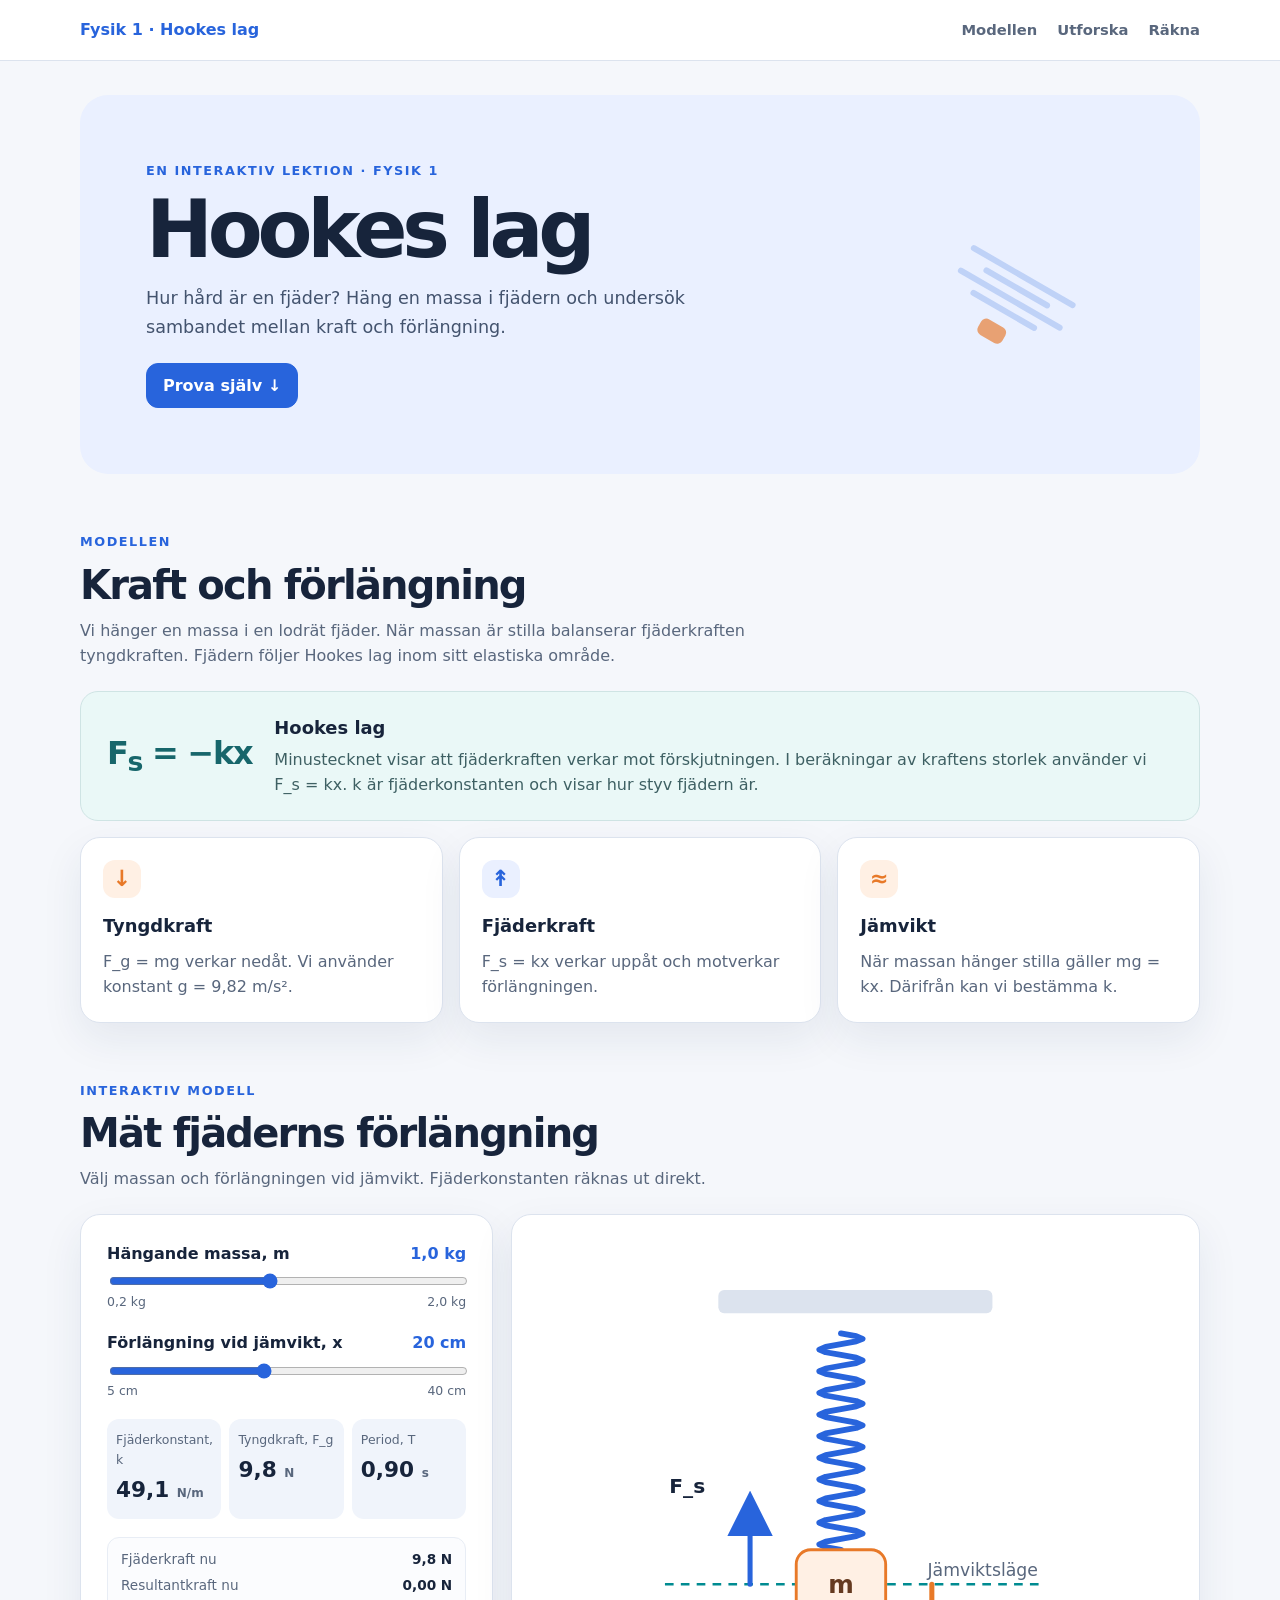
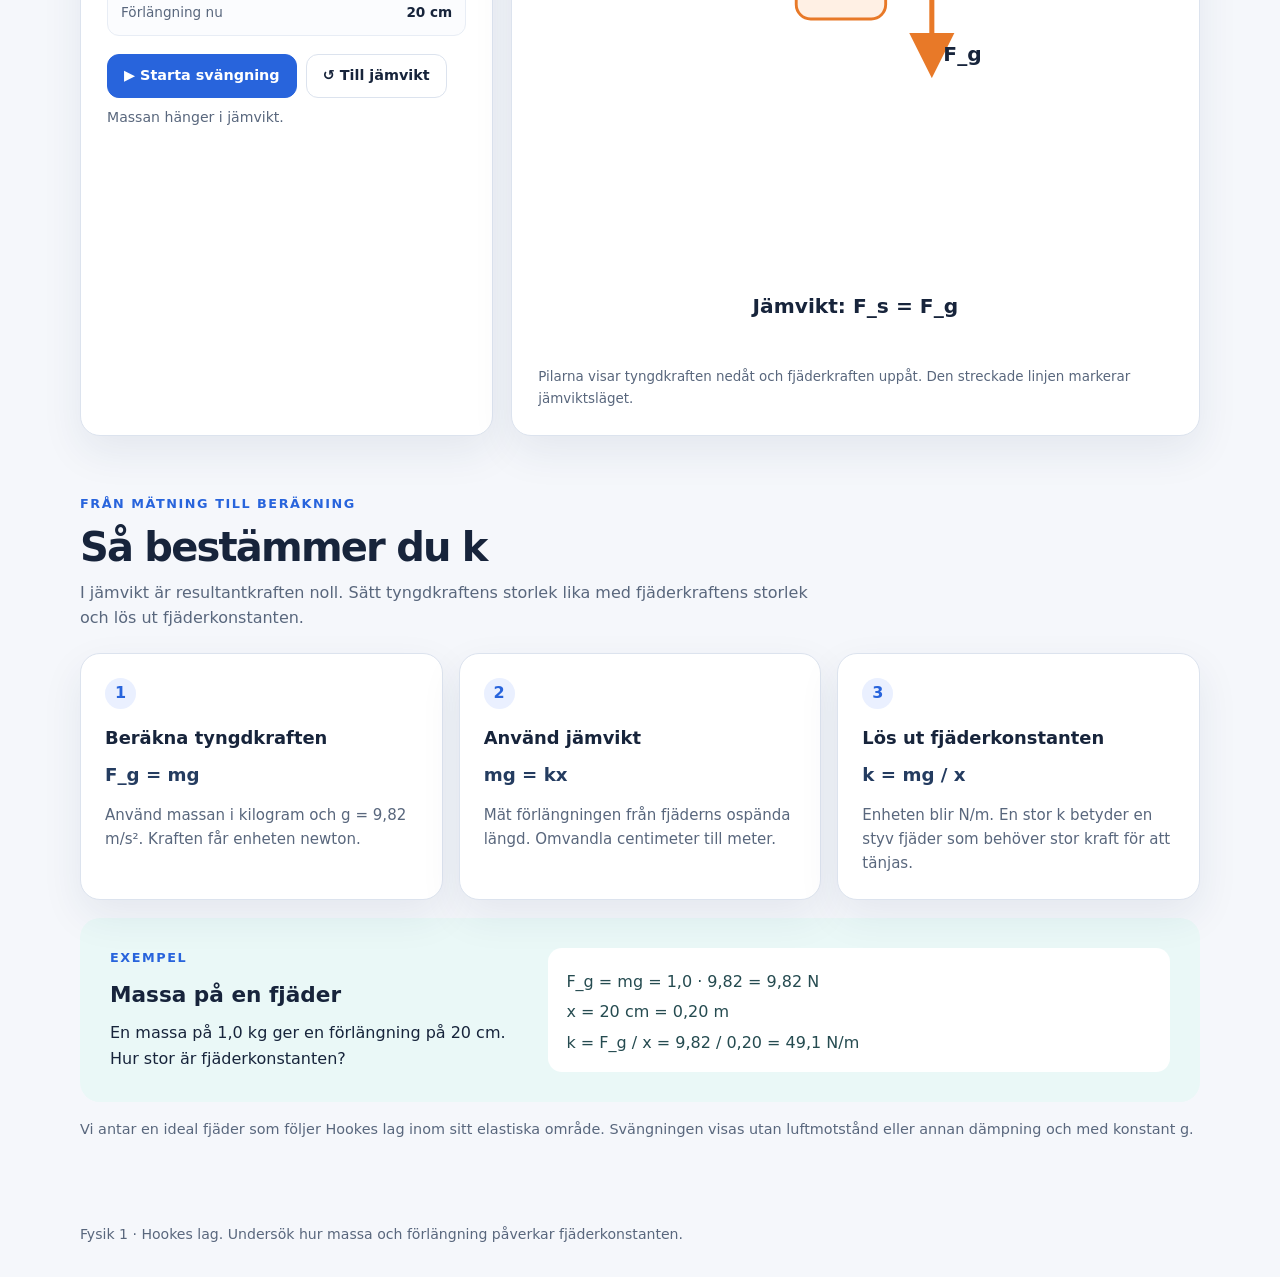
<file: hookes-lag/index.html>
<!doctype html>
<html lang="sv">
<head>
  <meta charset="utf-8">
  <meta name="viewport" content="width=device-width, initial-scale=1">
  <meta name="theme-color" content="#f5f7fb">
  <meta name="description" content="Interaktiv lektion om Hookes lag och fjäderkonstant.">
  <title>Hookes lag | Fysik 1</title>
  <link rel="stylesheet" href="style.css">
  <script defer src="content.js"></script>
  <script defer src="physics.js"></script>
  <script defer src="app.js"></script>
</head>
<body>
  <header class="site-header">
    <div class="header-inner">
      <a class="brand" href="#start" data-copy="brand">Fysik 1 · Hookes lag</a>
      <nav aria-label="Lektionens delar">
        <a href="#modell" data-copy="navModel">Modellen</a>
        <a href="#utforska" data-copy="navExplore">Utforska</a>
        <a href="#rakna" data-copy="navCalculate">Räkna</a>
      </nav>
    </div>
  </header>

  <main id="start">
    <section class="hero">
      <div class="hero-copy">
        <p class="eyebrow" data-copy="eyebrow">En interaktiv lektion · Fysik 1</p>
        <h1 data-copy="heading">Hookes lag</h1>
        <p class="lead" data-copy="intro">Hur hård är en fjäder? Häng en massa i fjädern och undersök sambandet mellan kraft och förlängning.</p>
        <a class="primary-link" href="#utforska" data-copy="startLink">Prova själv ↓</a>
      </div>
      <div class="hero-spring" aria-hidden="true">
        <span></span><span></span><span></span><span></span><span></span>
      </div>
    </section>

    <section id="modell" class="lesson-section">
      <div class="section-heading">
        <p class="eyebrow" data-copy="modelEyebrow">Modellen</p>
        <h2 data-copy="modelHeading">Kraft och förlängning</h2>
        <p data-copy="modelText">Vi hänger en massa i en lodrät fjäder. När massan är stilla balanserar fjäderkraften tyngdkraften. Fjädern följer Hookes lag inom sitt elastiska område.</p>
      </div>
      <div class="principle">
        <div class="principle-symbol" aria-hidden="true">F<sub>s</sub> = −kx</div>
        <div>
          <h3 data-copy="principleTitle">Hookes lag</h3>
          <p data-copy="principleText">Fjäderkraftens storlek är proportionell mot förlängningen. k är fjäderkonstanten och visar hur styv fjädern är.</p>
        </div>
      </div>
      <div class="assumptions">
        <article class="assumption-card">
          <span class="assumption-icon" aria-hidden="true">↓</span>
          <h3 data-copy="gravityTitle">Tyngdkraft</h3>
          <p data-copy="gravityText">F_g = mg verkar nedåt. Vi använder konstant g = 9,82 m/s².</p>
        </article>
        <article class="assumption-card">
          <span class="assumption-icon spring" aria-hidden="true">↟</span>
          <h3 data-copy="springTitle">Fjäderkraft</h3>
          <p data-copy="springText">F_s = kx verkar uppåt och motverkar förlängningen.</p>
        </article>
        <article class="assumption-card">
          <span class="assumption-icon" aria-hidden="true">≈</span>
          <h3 data-copy="balanceTitle">Jämvikt</h3>
          <p data-copy="balanceText">När massan hänger stilla gäller mg = kx. Därifrån kan vi bestämma k.</p>
        </article>
      </div>
    </section>

    <section id="utforska" class="lesson-section">
      <div class="section-heading">
        <p class="eyebrow" data-copy="exploreEyebrow">Interaktiv modell</p>
        <h2 data-copy="exploreHeading">Mät fjäderns förlängning</h2>
        <p data-copy="exploreText">Välj massan och förlängningen vid jämvikt. Fjäderkonstanten räknas ut direkt.</p>
      </div>

      <div class="lab-layout">
        <aside class="control-panel" aria-label="Fjäderns inställningar">
          <div class="control">
            <label for="mass">
              <span data-copy="massLabel">Hängande massa, m</span>
              <output id="mass-value" for="mass">1,0 kg</output>
            </label>
            <input id="mass" type="range" min="0.2" max="2" step="0.1" value="1">
            <div class="range-ends"><span>0,2 kg</span><span>2,0 kg</span></div>
          </div>
          <div class="control">
            <label for="extension">
              <span data-copy="extensionLabel">Förlängning vid jämvikt, x</span>
              <output id="extension-value" for="extension">20 cm</output>
            </label>
            <input id="extension" type="range" min="5" max="40" step="1" value="20">
            <div class="range-ends"><span>5 cm</span><span>40 cm</span></div>
          </div>

          <div class="results" aria-live="polite">
            <div class="result">
              <span data-copy="springConstantLabel">Fjäderkonstant, k</span>
              <strong><span id="spring-constant">49,1</span> <small>N/m</small></strong>
            </div>
            <div class="result">
              <span data-copy="weightLabel">Tyngdkraft, F_g</span>
              <strong><span id="weight">9,8</span> <small>N</small></strong>
            </div>
            <div class="result">
              <span data-copy="periodLabel">Period, T</span>
              <strong><span id="period">0,90</span> <small>s</small></strong>
            </div>
          </div>

          <div class="force-readings">
            <span><span data-copy="liveSpringForce">Fjäderkraft nu</span><strong id="live-spring-force">9,8 N</strong></span>
            <span><span data-copy="liveNetForce">Resultantkraft nu</span><strong id="live-net-force">0,00 N</strong></span>
            <span><span data-copy="liveExtension">Förlängning nu</span><strong id="live-extension">20 cm</strong></span>
          </div>

          <div class="play-controls">
            <button id="play" class="button primary" type="button" data-copy="playButton">▶ Starta svängning</button>
            <button id="reset" class="button secondary" type="button" data-copy="resetButton">↺ Till jämvikt</button>
          </div>
          <p id="motion-status" class="status" aria-live="polite" data-copy="readyStatus">Massan hänger i jämvikt.</p>
        </aside>

        <div class="visual-panel">
          <svg class="spring-graph" viewBox="0 0 440 500" role="img" aria-labelledby="graph-title graph-description">
            <title id="graph-title">Massa hänger i en fjäder</title>
            <desc id="graph-description">En vikt hänger i en fjäder. Tyngdkraften verkar nedåt och fjäderkraften uppåt.</desc>
            <defs>
              <marker id="arrow-down" markerWidth="9" markerHeight="9" refX="7" refY="4.5" orient="auto">
                <path d="M0,0 L9,4.5 L0,9 Z" fill="#e87928"></path>
              </marker>
              <marker id="arrow-up" markerWidth="9" markerHeight="9" refX="7" refY="4.5" orient="auto">
                <path d="M0,0 L9,4.5 L0,9 Z" fill="#2864dc"></path>
              </marker>
              <marker id="arrow-resultant" markerWidth="9" markerHeight="9" refX="7" refY="4.5" orient="auto">
                <path d="M0,0 L9,4.5 L0,9 Z" fill="#008b91"></path>
              </marker>
            </defs>
            <rect class="support" x="125" y="34" width="190" height="16" rx="4"></rect>
            <path id="spring" class="spring-coil" d=""></path>
            <line id="equilibrium-line" class="equilibrium-line" x1="88" y1="180" x2="352" y2="180"></line>
            <text id="equilibrium-label" class="diagram-label" x="270" y="174" data-copy="equilibriumMarker">Jämviktsläge</text>
            <rect id="mass-block" class="mass-block" x="179" y="180" width="62" height="48" rx="10"></rect>
            <text id="mass-mark" class="mass-mark" x="210" y="210">m</text>
            <line id="weight-arrow" class="force-arrow weight-arrow" x1="273" y1="200" x2="273" y2="255" marker-end="url(#arrow-down)"></line>
            <text id="weight-arrow-label" class="force-label" x="281" y="245">F_g</text>
            <line id="spring-arrow" class="force-arrow spring-arrow" x1="147" y1="200" x2="147" y2="150" marker-end="url(#arrow-up)"></line>
            <text id="spring-arrow-label" class="force-label" x="91" y="147">F_s</text>
            <line id="net-arrow" class="force-arrow net-arrow" x1="340" y1="200" x2="340" y2="250" marker-end="url(#arrow-resultant)" visibility="hidden"></line>
            <text id="net-arrow-label" class="force-label net-force-label" x="350" y="245">ΣF</text>
            <text id="state-label" class="state-label" x="220" y="466" text-anchor="middle" data-copy="equilibriumState">Jämvikt: F_s = F_g</text>
          </svg>
          <p class="graph-caption" data-copy="graphCaption">Pilarna visar tyngdkraften nedåt och fjäderkraften uppåt. Den streckade linjen markerar jämviktsläget.</p>
        </div>
      </div>
    </section>

    <section id="rakna" class="lesson-section">
      <div class="section-heading">
        <p class="eyebrow" data-copy="calculateEyebrow">Från mätning till beräkning</p>
        <h2 data-copy="calculateHeading">Så bestämmer du k</h2>
        <p data-copy="calculateIntro">I jämvikt är resultantkraften noll. Sätt tyngdkraftens storlek lika med fjäderkraftens storlek och lös ut fjäderkonstanten.</p>
      </div>
      <div class="formula-grid">
        <article class="formula-card">
          <span class="formula-step">1</span>
          <h3 data-copy="stepOneTitle">Beräkna tyngdkraften</h3>
          <p class="formula">F_g = mg</p>
          <p data-copy="stepOneText">Använd massan i kilogram och g = 9,82 m/s². Kraften får enheten newton.</p>
        </article>
        <article class="formula-card">
          <span class="formula-step">2</span>
          <h3 data-copy="stepTwoTitle">Använd jämvikt</h3>
          <p class="formula">mg = kx</p>
          <p data-copy="stepTwoText">Mät förlängningen från fjäderns ospända längd. Omvandla centimeter till meter.</p>
        </article>
        <article class="formula-card">
          <span class="formula-step">3</span>
          <h3 data-copy="stepThreeTitle">Lös ut fjäderkonstanten</h3>
          <p class="formula">k = mg / x</p>
          <p data-copy="stepThreeText">Enheten blir N/m. En stor k betyder en styv fjäder som behöver stor kraft för att tänjas.</p>
        </article>
      </div>
      <div class="worked-example">
        <div>
          <p class="eyebrow" data-copy="exampleEyebrow">Exempel</p>
          <h3 data-copy="exampleHeading">Massa på en fjäder</h3>
          <p data-copy="exampleText">En massa på 1,0 kg ger en förlängning på 20 cm. Hur stor är fjäderkonstanten?</p>
        </div>
        <div class="example-math">
          <p>F_g = mg = 1,0 · 9,82 = 9,82 N</p>
          <p>x = 20 cm = 0,20 m</p>
          <p>k = F_g / x = 9,82 / 0,20 = 49,1 N/m</p>
        </div>
      </div>
      <p class="note" data-copy="limitNote">Vi antar en ideal fjäder som följer Hookes lag inom sitt elastiska område. Svängningen visas utan luftmotstånd eller annan dämpning och med konstant g.</p>
    </section>
  </main>

  <footer>
    <p data-copy="footer">Fysik 1 · Hookes lag. Undersök hur massa och förlängning påverkar fjäderkonstanten.</p>
  </footer>
</body>
</html>
</file>
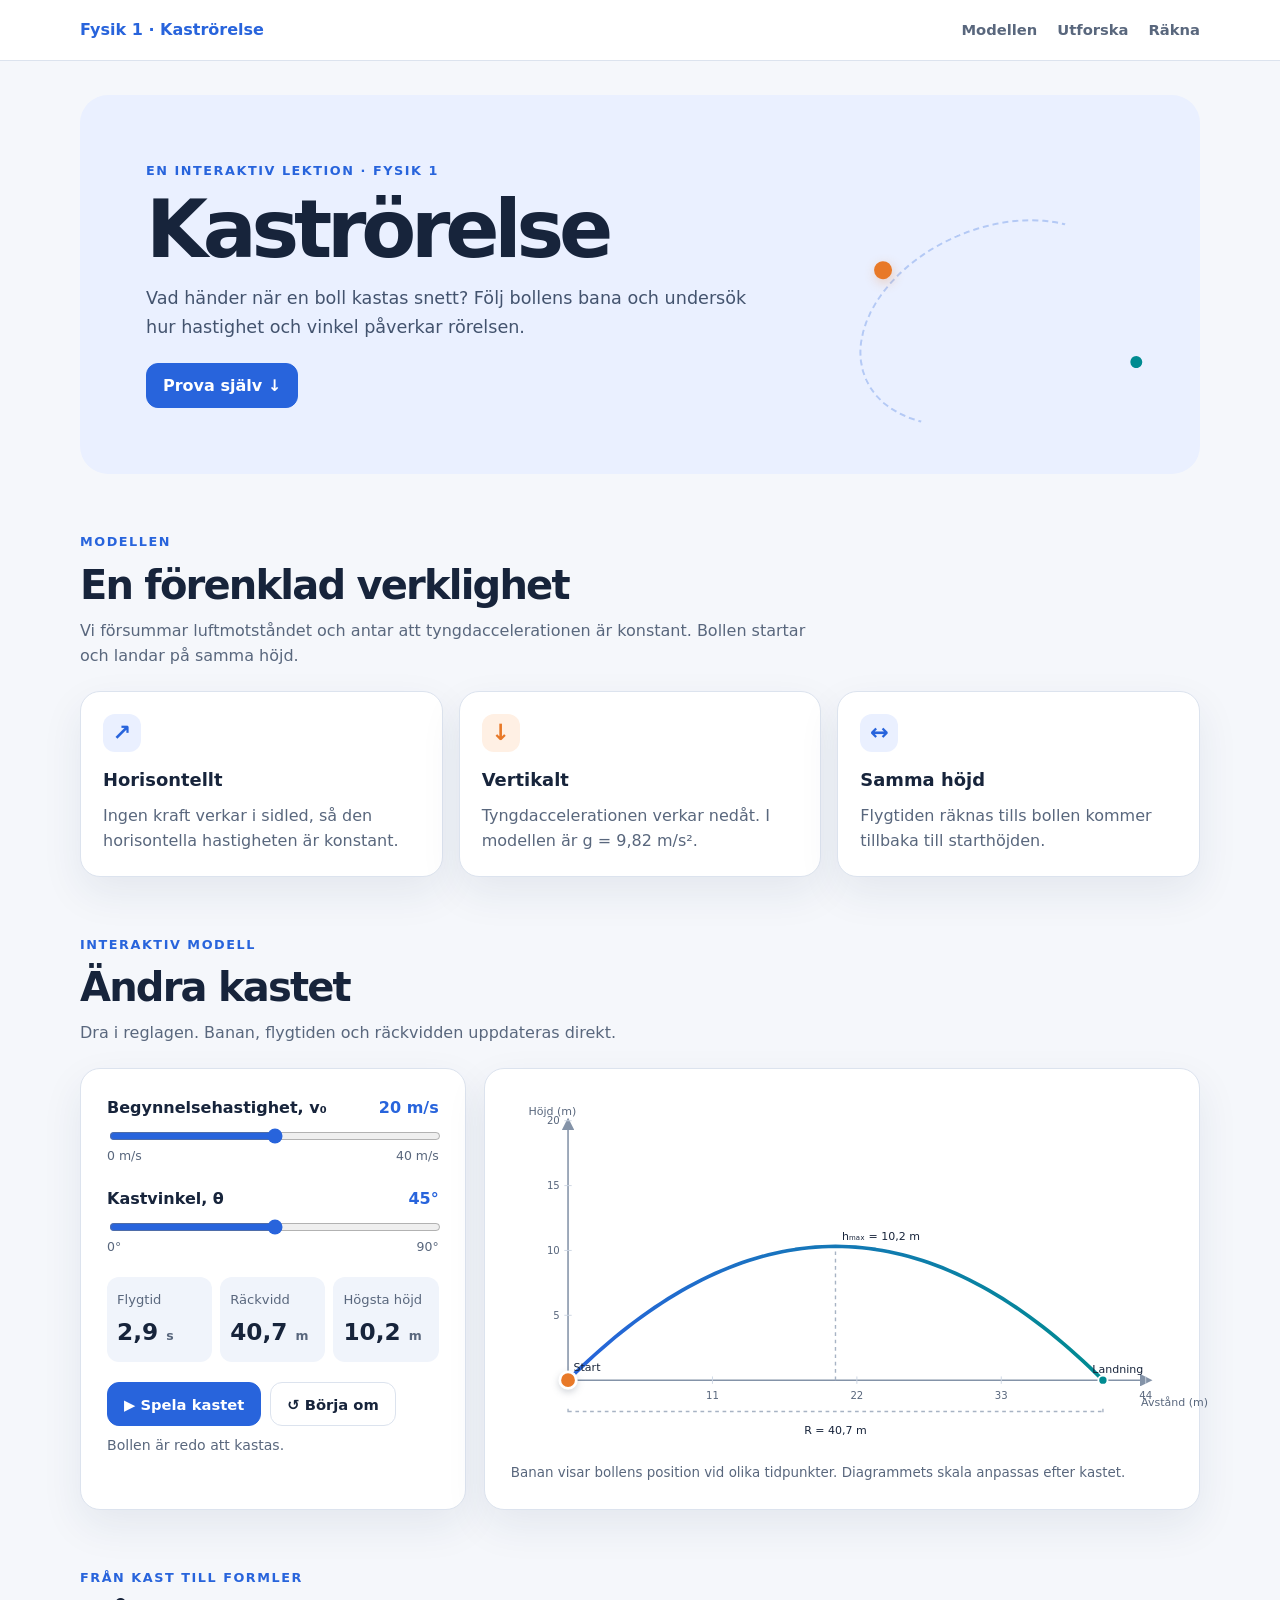
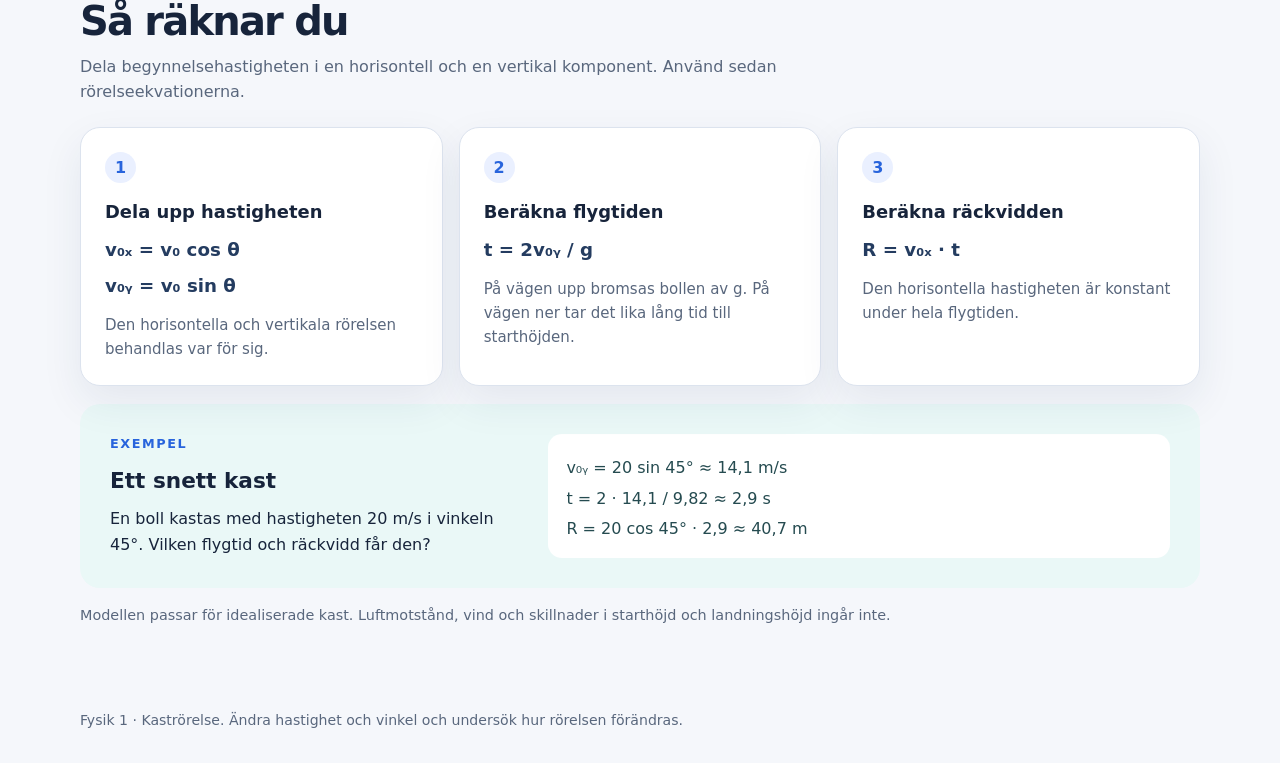
<file: kastrorelse/index.html>
<!doctype html>
<html lang="sv">
<head>
  <meta charset="utf-8">
  <meta name="viewport" content="width=device-width, initial-scale=1">
  <meta name="theme-color" content="#f5f7fb">
  <meta name="description" content="Interaktiv lektion om kaströrelse utan luftmotstånd.">
  <title>Kaströrelse | Fysik 1</title>
  <link rel="stylesheet" href="style.css">
  <script defer src="content.js"></script>
  <script defer src="physics.js"></script>
  <script defer src="app.js"></script>
</head>
<body>
  <header class="site-header">
    <div class="header-inner">
      <a class="brand" href="#start" data-copy="brand">Fysik 1 · Kaströrelse</a>
      <nav aria-label="Lektionens delar">
        <a href="#modell" data-copy="navModel">Modellen</a>
        <a href="#utforska" data-copy="navExplore">Utforska</a>
        <a href="#rakna" data-copy="navCalculate">Räkna</a>
      </nav>
    </div>
  </header>

  <main id="start">
    <section class="hero">
      <div class="hero-copy">
        <p class="eyebrow" data-copy="eyebrow">En interaktiv lektion · Fysik 1</p>
        <h1 data-copy="heading">Kaströrelse</h1>
        <p class="lead" data-copy="intro">Vad händer när en boll kastas snett? Följ bollens bana och undersök hur hastighet och vinkel påverkar rörelsen.</p>
        <a class="primary-link" href="#utforska" data-copy="startLink">Prova själv ↓</a>
      </div>
      <div class="hero-orbit" aria-hidden="true">
        <span class="orbit-ball"></span>
        <span class="orbit-path"></span>
      </div>
    </section>

    <section id="modell" class="lesson-section">
      <div class="section-heading">
        <p class="eyebrow" data-copy="modelEyebrow">Modellen</p>
        <h2 data-copy="modelHeading">En förenklad verklighet</h2>
        <p data-copy="modelText">Vi försummar luftmotståndet och antar att tyngdaccelerationen är konstant. Bollen startar och landar på samma höjd.</p>
      </div>
      <div class="assumptions">
        <article class="assumption-card">
          <span class="assumption-icon" aria-hidden="true">↗</span>
          <h3 data-copy="horizontalTitle">Horisontellt</h3>
          <p data-copy="horizontalText">Ingen kraft verkar i sidled, så den horisontella hastigheten är konstant.</p>
        </article>
        <article class="assumption-card">
          <span class="assumption-icon gravity" aria-hidden="true">↓</span>
          <h3 data-copy="verticalTitle">Vertikalt</h3>
          <p data-copy="verticalText">Tyngdaccelerationen verkar nedåt: g = 9,82 m/s².</p>
        </article>
        <article class="assumption-card">
          <span class="assumption-icon" aria-hidden="true">↔</span>
          <h3 data-copy="sameHeightTitle">Samma höjd</h3>
          <p data-copy="sameHeightText">Flygtiden räknas tills bollen kommer tillbaka till starthöjden.</p>
        </article>
      </div>
    </section>

    <section id="utforska" class="lesson-section">
      <div class="section-heading">
        <p class="eyebrow" data-copy="exploreEyebrow">Interaktiv modell</p>
        <h2 data-copy="exploreHeading">Ändra kastet</h2>
        <p data-copy="exploreText">Dra i reglagen. Banan, flygtiden och räckvidden uppdateras direkt.</p>
      </div>

      <div class="lab-layout">
        <aside class="control-panel" aria-label="Kastets inställningar">
          <div class="control">
            <label for="speed">
              <span data-copy="speedLabel">Begynnelsehastighet, v₀</span>
              <output id="speed-value" for="speed">20 m/s</output>
            </label>
            <input id="speed" type="range" min="0" max="40" step="1" value="20">
            <div class="range-ends"><span>0 m/s</span><span>40 m/s</span></div>
          </div>
          <div class="control">
            <label for="angle">
              <span data-copy="angleLabel">Kastvinkel, θ</span>
              <output id="angle-value" for="angle">45°</output>
            </label>
            <input id="angle" type="range" min="0" max="90" step="1" value="45">
            <div class="range-ends"><span>0°</span><span>90°</span></div>
          </div>

          <div class="results" aria-live="polite">
            <div class="result">
              <span data-copy="flightLabel">Flygtid</span>
              <strong><span id="flight-time">2,9</span> <small>s</small></strong>
            </div>
            <div class="result">
              <span data-copy="rangeLabel">Räckvidd</span>
              <strong><span id="range">40,7</span> <small>m</small></strong>
            </div>
            <div class="result">
              <span data-copy="heightLabel">Högsta höjd</span>
              <strong><span id="max-height">10,2</span> <small>m</small></strong>
            </div>
          </div>

          <div class="play-controls">
            <button id="play" class="button primary" type="button" data-copy="playButton">▶ Spela kastet</button>
            <button id="reset" class="button secondary" type="button" data-copy="resetButton">↺ Börja om</button>
          </div>
          <p id="motion-status" class="status" aria-live="polite" data-copy="readyStatus">Bollen är redo att kastas.</p>
        </aside>

        <div class="visual-panel">
          <svg id="trajectory-graph" class="trajectory-graph" viewBox="0 0 720 390" role="img" aria-labelledby="graph-title graph-description">
            <title id="graph-title">Bollens kastbana</title>
            <desc id="graph-description">En boll rör sig längs en parabolisk bana och landar på samma höjd som den startade.</desc>
            <defs>
              <marker id="axis-arrow" markerWidth="8" markerHeight="8" refX="6" refY="4" orient="auto">
                <path d="M0,0 L8,4 L0,8 Z" fill="#8493a8"></path>
              </marker>
              <linearGradient id="path-color" x1="0" y1="0" x2="1" y2="0">
                <stop offset="0%" stop-color="#2864dc"></stop>
                <stop offset="100%" stop-color="#008b91"></stop>
              </linearGradient>
            </defs>
            <path id="y-axis" class="axis" marker-end="url(#axis-arrow)" d="M62 310 V28"></path>
            <path id="x-axis" class="axis" marker-end="url(#axis-arrow)" d="M62 310 H694"></path>
            <g id="x-ticks" class="ticks"></g>
            <g id="y-ticks" class="ticks"></g>
            <text class="axis-title" x="685" y="338" data-copy="distanceAxis">Horisontellt avstånd (m)</text>
            <text class="axis-title" x="19" y="22" data-copy="heightAxis">Höjd (m)</text>
            <line id="height-guide" class="height-guide" x1="62" y1="310" x2="62" y2="310"></line>
            <text id="height-label" class="measurement-label" x="70" y="300"></text>
            <path id="range-guide" class="range-guide" d=""></path>
            <text id="range-label" class="measurement-label" x="62" y="360"></text>
            <path id="trajectory" class="trajectory" d=""></path>
            <circle id="landing-point" class="landing-point" cx="62" cy="310" r="5"></circle>
            <circle id="ball" class="ball" cx="62" cy="310" r="9"></circle>
            <text x="68" y="300" class="point-label" data-copy="startPoint">Start</text>
            <text id="end-label" x="68" y="300" class="point-label" data-copy="endPoint">Landning</text>
          </svg>
          <p class="graph-caption" data-copy="graphCaption">Banan visar bollens position vid olika tidpunkter. Diagrammets skala anpassas efter kastet.</p>
        </div>
      </div>
    </section>

    <section id="rakna" class="lesson-section">
      <div class="section-heading">
        <p class="eyebrow" data-copy="calculateEyebrow">Från kast till formler</p>
        <h2 data-copy="calculateHeading">Så räknar du</h2>
        <p data-copy="calculateIntro">Dela begynnelsehastigheten i en horisontell och en vertikal komponent. Använd sedan rörelseekvationerna.</p>
      </div>
      <div class="formula-grid">
        <article class="formula-card">
          <span class="formula-step">1</span>
          <h3 data-copy="componentFormulaTitle">Dela upp hastigheten</h3>
          <p class="formula">v₀ₓ = v₀ cos θ</p>
          <p class="formula">v₀ᵧ = v₀ sin θ</p>
          <p data-copy="componentFormulaText">Den horisontella och vertikala rörelsen behandlas var för sig.</p>
        </article>
        <article class="formula-card">
          <span class="formula-step">2</span>
          <h3 data-copy="timeFormulaTitle">Beräkna flygtiden</h3>
          <p class="formula">t = 2v₀ᵧ / g</p>
          <p data-copy="timeFormulaText">På vägen upp bromsas bollen av g. På vägen ner tar det lika lång tid till starthöjden.</p>
        </article>
        <article class="formula-card">
          <span class="formula-step">3</span>
          <h3 data-copy="rangeFormulaTitle">Beräkna räckvidden</h3>
          <p class="formula">R = v₀ₓ · t</p>
          <p data-copy="rangeFormulaText">Den horisontella hastigheten är konstant under hela flygtiden.</p>
        </article>
      </div>
      <div class="worked-example">
        <div>
          <p class="eyebrow" data-copy="exampleEyebrow">Exempel</p>
          <h3 data-copy="exampleHeading">Ett snett kast</h3>
          <p data-copy="exampleText">En boll kastas med hastigheten 20 m/s i vinkeln 45°. Vilken flygtid och räckvidd får den?</p>
        </div>
        <div class="example-math">
          <p>v₀ᵧ = 20 sin 45° ≈ 14,1 m/s</p>
          <p>t = 2 · 14,1 / 9,82 ≈ 2,9 s</p>
          <p>R = 20 cos 45° · 2,9 ≈ 40,7 m</p>
        </div>
      </div>
      <p class="note" data-copy="limitNote">Modellen passar för idealiserade kast. Luftmotstånd, vind och skillnader i starthöjd och landningshöjd ingår inte.</p>
    </section>
  </main>

  <footer>
    <p data-copy="footer">Fysik 1 · Kaströrelse. Ändra hastighet och vinkel och undersök hur rörelsen förändras.</p>
  </footer>
</body>
</html>
</file>
<file: friktion-labbrapport/style.css>
:root {
  color-scheme: light;
  --ink: #17243b;
  --muted: #59677d;
  --paper: #ffffff;
  --canvas: #f5f7fb;
  --line: #dce3ee;
  --blue: #2864dc;
  --teal: #008b91;
  --orange: #e87928;
  --green: #18794e;
  --shadow: 0 14px 36px rgba(27, 47, 83, .07);
}

* { box-sizing: border-box; }

html { scroll-behavior: smooth; }

body {
  margin: 0;
  background: var(--canvas);
  color: var(--ink);
  font: 16px/1.65 "Segoe UI", system-ui, -apple-system, sans-serif;
}

a { color: var(--blue); }
button { font: inherit; }

a:focus-visible, button:focus-visible {
  outline: 3px solid #82aaff;
  outline-offset: 3px;
}

.site-header {
  position: sticky;
  z-index: 4;
  top: 0;
  border-bottom: 1px solid var(--line);
  background: rgba(255, 255, 255, .95);
  backdrop-filter: blur(12px);
}

.header-inner, main, footer {
  width: min(1120px, calc(100% - 36px));
  margin-inline: auto;
}

.header-inner {
  display: flex;
  min-height: 60px;
  align-items: center;
  justify-content: space-between;
  gap: 16px;
}

.brand { flex: 0 0 auto; color: var(--blue); font-weight: 800; text-decoration: none; }
nav { display: flex; flex-wrap: wrap; gap: 4px 14px; }
nav a { color: var(--muted); font-size: .86rem; font-weight: 650; text-decoration: none; }
nav a:hover { color: var(--blue); }

main { padding-block: 34px 72px; }

.hero {
  padding: clamp(28px, 6vw, 60px);
  border-radius: 26px;
  background: #eaf0ff;
}

.eyebrow { margin: 0 0 8px; color: var(--blue); font-size: .78rem; font-weight: 800; letter-spacing: .12em; text-transform: uppercase; }
h1, h2, h3, h4, p { margin-top: 0; }
h1 { max-width: 760px; margin-bottom: 14px; font-size: clamp(2.4rem, 6vw, 4.5rem); letter-spacing: -.06em; line-height: 1.03; }
h2 { margin-bottom: 9px; font-size: clamp(1.55rem, 3.8vw, 2.35rem); letter-spacing: -.04em; line-height: 1.16; }
h3 { margin-bottom: 9px; font-size: 1.15rem; }
h4 { margin: 22px 0 6px; font-size: 1.02rem; }
.lead { max-width: 720px; margin-bottom: 22px; color: #43536e; font-size: 1.12rem; }

.primary-link, .print-action button {
  display: inline-flex;
  min-height: 44px;
  align-items: center;
  justify-content: center;
  padding: 9px 16px;
  border: 1px solid var(--blue);
  border-radius: 11px;
  background: var(--blue);
  color: white;
  font-weight: 750;
  text-decoration: none;
  cursor: pointer;
}

.primary-link:hover, .print-action button:hover { background: #1d50b5; }

.overview {
  display: grid;
  grid-template-columns: minmax(0, 1fr) minmax(220px, .7fr);
  gap: 24px;
  align-items: center;
  margin-top: 30px;
  padding: 24px;
  border: 1px solid var(--line);
  border-radius: 18px;
  background: white;
  box-shadow: var(--shadow);
}

.overview h2 { font-size: 1.5rem; }
.overview p:last-child { margin-bottom: 0; color: var(--muted); }
.overview-badges { display: flex; flex-wrap: wrap; gap: 8px; }
.overview-badges span { padding: 7px 10px; border-radius: 20px; background: #f0f4fb; color: #344967; font-size: .84rem; font-weight: 650; }

.report-section { scroll-margin-top: 78px; margin-top: 58px; }
.section-title { display: flex; align-items: center; gap: 14px; margin-bottom: 20px; }
.section-title h2, .section-title p { margin-bottom: 0; }
.section-number { display: grid; width: 43px; height: 43px; flex: 0 0 auto; place-items: center; border-radius: 14px; background: #eaf0ff; color: var(--blue); font-size: 1.2rem; font-weight: 850; }

.content-grid { display: grid; grid-template-columns: minmax(0, 1.2fr) minmax(260px, .8fr); gap: 16px; align-items: start; }
.prose, .guidance-card, .formula-card, .method-card, .table-card, .template {
  min-width: 0;
  padding: 22px;
  border: 1px solid var(--line);
  border-radius: 17px;
  background: var(--paper);
  box-shadow: var(--shadow);
}

.prose p:last-child, .guidance-card p:last-child, .method-card p:last-child { margin-bottom: 0; }
.prose ul, .guidance-card ul, .method-card ul { padding-left: 21px; }
.prose li, .guidance-card li, .method-card li { margin-bottom: 7px; }
.formula-card { background: #eaf8f7; border-color: #cfe4e4; }
.formula { margin: 9px 0; color: #194f54; font-size: 1.12rem; font-weight: 800; }
.formula-note { margin: 15px 0 0; color: #3e6063; font-size: .9rem; }

.friction-types { display: grid; grid-template-columns: repeat(2, minmax(0, 1fr)); gap: 16px; margin-top: 16px; }
.friction-types article { padding: 22px; border: 1px solid var(--line); border-radius: 17px; background: white; box-shadow: var(--shadow); }
.type-tag { display: inline-block; margin-bottom: 12px; padding: 4px 9px; border-radius: 20px; font-size: .78rem; font-weight: 800; }
.type-tag.static { background: #eaf0ff; color: var(--blue); }
.type-tag.kinetic { background: #fff0e4; color: #a74b0b; }
.result-formula { padding-top: 9px; border-top: 1px solid var(--line); }

.callout { margin-top: 16px; padding: 15px 18px; border-left: 4px solid var(--teal); border-radius: 0 12px 12px 0; background: #eaf8f7; color: #254b50; }
.callout.caution { border-left-color: var(--orange); background: #fff5ec; color: #65411f; }
.teacher-note, .small-note { color: var(--muted); font-size: .88rem; }
.teacher-note { margin: 14px 0 0; }
.small-note { margin: 10px 0 0; }
.section-intro { max-width: 850px; margin-bottom: 18px; color: var(--muted); }
.sentence-starter { margin: 16px 0 4px; color: var(--blue); font-size: .86rem; font-weight: 800; }
.hypothesis-card { background: #f9fbff; }

.method-columns { display: grid; grid-template-columns: repeat(2, minmax(0, 1fr)); gap: 15px; }
.method-card h3 { margin-bottom: 12px; }
.method-card ol { padding-left: 22px; }
.method-card li { padding-left: 3px; margin-bottom: 9px; }
.steps-card { border-top: 3px solid var(--blue); }

.table-card { margin-top: 16px; }
.table-card h3 { margin-bottom: 5px; }
.table-card > p { color: var(--muted); }
.table-scroll { overflow-x: auto; }
table { width: 100%; border-collapse: collapse; font-size: .88rem; }
caption { padding: 8px 0; color: var(--muted); font-size: .84rem; text-align: left; }
th, td { min-width: 74px; padding: 10px; border: 1px solid var(--line); text-align: left; vertical-align: top; }
thead th { background: #f0f4fb; font-weight: 750; }
tbody th { background: #fbfcfe; font-weight: 700; }
tbody td { min-width: 85px; height: 42px; }
.result-guidance { margin-top: 16px; }
.calculation-example { margin-top: 13px; padding: 12px 14px; border-radius: 11px; background: #f0f4fb; }
.calculation-example p { margin: 4px 0; font-variant-numeric: tabular-nums; }

.discussion-grid { display: grid; grid-template-columns: minmax(0, 1.25fr) minmax(250px, .75fr); gap: 16px; }
.error-card th, .error-card td { min-width: 125px; }
.error-card tbody th { min-width: 105px; }
.error-card .small-note { margin-bottom: 0; }

.template-section { padding-top: 4px; }
.template { padding: clamp(20px, 4vw, 34px); }
.template h3 { margin-bottom: 17px; font-size: 1.3rem; }
.template h4 { padding-top: 9px; border-top: 1px solid var(--line); }
.template p { color: #45546b; }
.print-action { margin-top: 16px; }
footer { padding-block: 10px 34px; color: var(--muted); font-size: .86rem; }
footer p { margin-bottom: 0; }

@media (max-width: 850px) {
  .header-inner { align-items: flex-start; flex-direction: column; padding-block: 10px; }
  nav { gap: 4px 12px; }
  .overview, .discussion-grid { grid-template-columns: 1fr; }
}

@media (max-width: 650px) {
  .content-grid, .friction-types, .method-columns { grid-template-columns: 1fr; }
  .report-section { margin-top: 42px; }
  .prose, .guidance-card, .formula-card, .method-card, .table-card { padding: 18px; }
  .section-title { align-items: flex-start; }
  .overview { padding: 19px; }
}

@media print {
  :root { color-scheme: light; }
  body { background: white; color: black; font-size: 11pt; }
  .site-header, .primary-link, .print-action { display: none !important; }
  .header-inner, main, footer { width: 100%; }
  main { padding: 0; }
  .hero { min-height: 0; padding: 0 0 16px; border-radius: 0; background: white; }
  .report-section { margin-top: 26px; }
  .overview, .prose, .guidance-card, .formula-card, .method-card, .table-card, .friction-types article, .template { box-shadow: none; break-inside: avoid; }
  .table-scroll { overflow: visible; }
  table { font-size: 8pt; }
  th, td { min-width: 0; padding: 5px; }
  .callout, .friction-types, .formula-card, .method-card, .table-card { break-inside: avoid; }
  a { color: black; text-decoration: none; }
}

@media (prefers-reduced-motion: reduce) {
  html { scroll-behavior: auto; }
}
</file>
<file: hookes-lag/style.css>
:root {
  color-scheme: light;
  --ink: #17243b;
  --muted: #59677d;
  --paper: #ffffff;
  --canvas: #f5f7fb;
  --line: #dce3ee;
  --blue: #2864dc;
  --teal: #008b91;
  --orange: #e87928;
  --shadow: 0 16px 42px rgba(27, 47, 83, .08);
}

* { box-sizing: border-box; }

html { scroll-behavior: smooth; }

body {
  margin: 0;
  background: var(--canvas);
  color: var(--ink);
  font: 16px/1.6 "Segoe UI", system-ui, -apple-system, sans-serif;
}

a { color: inherit; }
button, input { font: inherit; }

a:focus-visible, button:focus-visible, input:focus-visible {
  outline: 3px solid #82aaff;
  outline-offset: 3px;
}

.site-header {
  position: sticky;
  z-index: 4;
  top: 0;
  border-bottom: 1px solid var(--line);
  background: rgba(255, 255, 255, .94);
  backdrop-filter: blur(12px);
}

.header-inner, main, footer {
  width: min(1120px, calc(100% - 36px));
  margin-inline: auto;
}

.header-inner {
  display: flex;
  min-height: 60px;
  align-items: center;
  justify-content: space-between;
  gap: 20px;
}

.brand { color: var(--blue); font-weight: 800; text-decoration: none; }
nav { display: flex; flex-wrap: wrap; gap: 6px 20px; }
nav a { color: var(--muted); font-size: .92rem; font-weight: 650; text-decoration: none; }
nav a:hover { color: var(--blue); }

main { padding-block: 34px 72px; }

.hero {
  position: relative;
  display: flex;
  min-height: 310px;
  align-items: center;
  overflow: hidden;
  padding: clamp(30px, 6vw, 66px);
  border-radius: 28px;
  background: #eaf0ff;
}

.hero-copy { position: relative; z-index: 1; max-width: 650px; }
.eyebrow { margin: 0 0 9px; color: var(--blue); font-size: .8rem; font-weight: 800; letter-spacing: .12em; text-transform: uppercase; }
h1, h2, h3, p { margin-top: 0; }
h1 { margin-bottom: 14px; font-size: clamp(2.8rem, 7vw, 5rem); letter-spacing: -.065em; line-height: 1; }
h2 { margin-bottom: 10px; font-size: clamp(1.75rem, 4vw, 2.5rem); letter-spacing: -.045em; line-height: 1.15; }
h3 { margin-bottom: 8px; font-size: 1.12rem; }
.lead { max-width: 620px; margin-bottom: 22px; color: #43536e; font-size: 1.1rem; }

.primary-link, .button {
  display: inline-flex;
  min-height: 44px;
  align-items: center;
  justify-content: center;
  padding: 9px 16px;
  border: 1px solid var(--blue);
  border-radius: 12px;
  background: var(--blue);
  color: white;
  font-weight: 750;
  text-decoration: none;
  cursor: pointer;
}

.primary-link:hover, .button.primary:hover { background: #1d50b5; }

.hero-spring {
  position: absolute;
  top: 46%;
  right: 12%;
  display: grid;
  width: 120px;
  gap: 7px;
  transform: rotate(30deg);
}

.hero-spring span { height: 6px; border-radius: 5px; background: rgba(40, 100, 220, .22); }
.hero-spring span:nth-child(even) { width: 76px; margin-left: 22px; }
.hero-spring span:last-child { height: 18px; width: 28px; margin: 5px auto 0; border-radius: 6px; background: rgba(232, 121, 40, .65); }

.lesson-section { scroll-margin-top: 82px; margin-top: 58px; }
.section-heading { max-width: 750px; margin-bottom: 22px; }
.section-heading > p:last-child { color: var(--muted); }

.principle {
  display: flex;
  align-items: center;
  gap: 22px;
  margin-bottom: 16px;
  padding: 22px 26px;
  border: 1px solid #cfe4e4;
  border-radius: 18px;
  background: #eaf8f7;
}

.principle-symbol { flex: 0 0 auto; color: #17666b; font-size: clamp(1.4rem, 3vw, 2rem); font-weight: 850; letter-spacing: -.04em; }
.principle h3 { margin-bottom: 4px; }
.principle p { margin-bottom: 0; color: #3e6063; }

.assumptions, .formula-grid {
  display: grid;
  grid-template-columns: repeat(3, minmax(0, 1fr));
  gap: 16px;
}

.assumption-card, .formula-card, .control-panel, .visual-panel {
  border: 1px solid var(--line);
  border-radius: 20px;
  background: var(--paper);
  box-shadow: var(--shadow);
}

.assumption-card { padding: 22px; }
.assumption-card p, .formula-card p:last-child { margin-bottom: 0; color: var(--muted); }

.assumption-icon {
  display: grid;
  width: 38px;
  height: 38px;
  margin-bottom: 14px;
  place-items: center;
  border-radius: 12px;
  background: #fff0e4;
  color: var(--orange);
  font-size: 1.4rem;
  font-weight: 800;
}

.assumption-icon.spring { background: #eaf0ff; color: var(--blue); }

.lab-layout {
  display: grid;
  grid-template-columns: minmax(260px, .75fr) minmax(0, 1.25fr);
  gap: 18px;
  align-items: stretch;
}

.control-panel, .visual-panel { min-width: 0; padding: clamp(18px, 3vw, 26px); }
.control-panel { display: flex; flex-direction: column; gap: 18px; }
.control label { display: flex; justify-content: space-between; gap: 12px; margin-bottom: 5px; font-weight: 700; }
output { color: var(--blue); font-variant-numeric: tabular-nums; white-space: nowrap; }
input[type="range"] { width: 100%; accent-color: var(--blue); }
.range-ends { display: flex; justify-content: space-between; margin-top: -5px; color: var(--muted); font-size: .78rem; }

.results { display: grid; grid-template-columns: repeat(3, minmax(0, 1fr)); gap: 8px; }
.result {
  display: flex;
  min-width: 0;
  flex-direction: column;
  gap: 3px;
  padding: 11px 9px;
  border-radius: 12px;
  background: #f0f4fb;
  color: var(--muted);
  font-size: .78rem;
}
.result strong { color: var(--ink); font-size: clamp(1rem, 1.8vw, 1.35rem); font-variant-numeric: tabular-nums; }
.result small { color: var(--muted); font-size: .75rem; font-weight: 600; }

.force-readings { display: grid; gap: 5px; padding: 11px 13px; border: 1px solid #e8edf5; border-radius: 12px; background: #fbfcfe; }
.force-readings span { display: flex; justify-content: space-between; gap: 10px; color: var(--muted); font-size: .85rem; }
.force-readings strong { color: var(--ink); font-variant-numeric: tabular-nums; }
.play-controls { display: flex; flex-wrap: wrap; gap: 9px; }
.button { font-size: .9rem; }
.button.secondary { border-color: var(--line); background: white; color: var(--ink); }
.button.secondary:hover { border-color: var(--blue); color: var(--blue); }
.button:disabled { opacity: .5; cursor: not-allowed; }
.status { min-height: 1.5em; margin: -10px 0 0; color: var(--muted); font-size: .88rem; }

.visual-panel { display: flex; flex-direction: column; justify-content: center; }
.spring-graph { display: block; width: 100%; height: auto; }
.support { fill: #dce3ee; }
.spring-coil { fill: none; stroke: #2864dc; stroke-linecap: round; stroke-linejoin: round; stroke-width: 4; }
.equilibrium-line { stroke: #008b91; stroke-dasharray: 6 5; stroke-width: 1.7; }
.mass-block { fill: #fff0e4; stroke: #e87928; stroke-width: 2; }
.mass-mark { fill: #653a20; font: 700 17px "Segoe UI", system-ui, sans-serif; text-anchor: middle; }
.force-arrow { stroke-width: 3.5; stroke-linecap: round; }
.weight-arrow { stroke: #e87928; }
.spring-arrow { stroke: #2864dc; }
.net-arrow { stroke: var(--teal); }
.force-label { fill: var(--ink); font: 700 14px "Segoe UI", system-ui, sans-serif; }
.net-force-label { fill: var(--teal); }
.diagram-label, .state-label { fill: var(--muted); font: 12px "Segoe UI", system-ui, sans-serif; }
.state-label { fill: var(--ink); font-size: 14px; font-weight: 700; }
.graph-caption { margin: 4px 0 0; color: var(--muted); font-size: .84rem; }

.formula-card { padding: 24px; }
.formula-step { display: grid; width: 31px; height: 31px; margin-bottom: 15px; place-items: center; border-radius: 50%; background: #eaf0ff; color: var(--blue); font-weight: 800; }
.formula { margin: 7px 0; color: #243c60; font-size: 1.14rem; font-weight: 750; }
.formula-card p:last-child { margin-top: 13px; font-size: .94rem; }

.worked-example {
  display: grid;
  grid-template-columns: minmax(0, .8fr) minmax(0, 1.2fr);
  gap: 24px;
  align-items: center;
  margin-top: 18px;
  padding: clamp(20px, 4vw, 30px);
  border-radius: 20px;
  background: #eaf8f7;
}

.worked-example h3 { font-size: 1.35rem; }
.worked-example p:last-child { margin-bottom: 0; }
.example-math { padding: 16px 18px; border-radius: 14px; background: white; font-variant-numeric: tabular-nums; }
.example-math p { margin: 5px 0; color: #254b50; }
.note { margin: 16px 0 0; color: var(--muted); font-size: .9rem; }
footer { padding-block: 10px 32px; color: var(--muted); font-size: .88rem; }
footer p { margin-bottom: 0; }

@media (max-width: 780px) {
  .header-inner { align-items: flex-start; flex-direction: column; padding-block: 10px; }
  nav { gap: 5px 14px; }
  .hero-spring { right: -25px; opacity: .55; }
  .lab-layout { grid-template-columns: 1fr; }
  .worked-example { grid-template-columns: 1fr; }
}

@media (max-width: 600px) {
  .assumptions, .formula-grid { grid-template-columns: 1fr; }
  .hero { min-height: 280px; }
  .hero-spring { right: -56px; }
  .results { gap: 5px; }
  .result { padding: 10px 7px; }
  .lesson-section { margin-top: 42px; }
  .principle { align-items: flex-start; flex-direction: column; gap: 8px; }
  .diagram-label { font-size: 14px; }
}

@media (prefers-reduced-motion: reduce) {
  html { scroll-behavior: auto; }
  *, *::before, *::after { animation-duration: .01ms !important; transition-duration: .01ms !important; }
}
</file>
<file: kastrorelse/style.css>
:root {
  color-scheme: light;
  --ink: #17243b;
  --muted: #59677d;
  --paper: #ffffff;
  --canvas: #f5f7fb;
  --line: #dce3ee;
  --blue: #2864dc;
  --teal: #008b91;
  --orange: #e87928;
  --shadow: 0 16px 42px rgba(27, 47, 83, .08);
}

* { box-sizing: border-box; }

html { scroll-behavior: smooth; }

body {
  margin: 0;
  background: var(--canvas);
  color: var(--ink);
  font: 16px/1.6 "Segoe UI", system-ui, -apple-system, sans-serif;
}

a { color: inherit; }
button, input { font: inherit; }

a:focus-visible, button:focus-visible, input:focus-visible {
  outline: 3px solid #82aaff;
  outline-offset: 3px;
}

.site-header {
  position: sticky;
  z-index: 4;
  top: 0;
  border-bottom: 1px solid var(--line);
  background: rgba(255, 255, 255, .94);
  backdrop-filter: blur(12px);
}

.header-inner, main, footer {
  width: min(1120px, calc(100% - 36px));
  margin-inline: auto;
}

.header-inner {
  display: flex;
  min-height: 60px;
  align-items: center;
  justify-content: space-between;
  gap: 20px;
}

.brand { color: var(--blue); font-weight: 800; text-decoration: none; }

nav { display: flex; flex-wrap: wrap; gap: 6px 20px; }

nav a { color: var(--muted); font-size: .92rem; font-weight: 650; text-decoration: none; }
nav a:hover { color: var(--blue); }

main { padding-block: 34px 72px; }

.hero {
  position: relative;
  display: flex;
  min-height: 310px;
  align-items: center;
  overflow: hidden;
  padding: clamp(30px, 6vw, 66px);
  border-radius: 28px;
  background: #eaf0ff;
}

.hero-copy { position: relative; z-index: 1; max-width: 650px; }

.eyebrow {
  margin: 0 0 9px;
  color: var(--blue);
  font-size: .8rem;
  font-weight: 800;
  letter-spacing: .12em;
  text-transform: uppercase;
}

h1, h2, h3, p { margin-top: 0; }

h1 {
  margin-bottom: 14px;
  font-size: clamp(2.8rem, 7vw, 5rem);
  letter-spacing: -.065em;
  line-height: 1;
}

h2 {
  margin-bottom: 10px;
  font-size: clamp(1.75rem, 4vw, 2.5rem);
  letter-spacing: -.045em;
  line-height: 1.15;
}

h3 { margin-bottom: 8px; font-size: 1.12rem; }

.lead { max-width: 620px; margin-bottom: 22px; color: #43536e; font-size: 1.1rem; }

.primary-link, .button {
  display: inline-flex;
  min-height: 44px;
  align-items: center;
  justify-content: center;
  padding: 9px 16px;
  border: 1px solid var(--blue);
  border-radius: 12px;
  background: var(--blue);
  color: white;
  font-weight: 750;
  text-decoration: none;
  cursor: pointer;
}

.primary-link:hover, .button.primary:hover { background: #1d50b5; }

.hero-orbit {
  position: absolute;
  top: 50%;
  right: 6%;
  width: 280px;
  height: 190px;
  border: 2px dashed rgba(40, 100, 220, .28);
  border-right-color: transparent;
  border-bottom-color: transparent;
  border-radius: 50%;
  transform: translateY(-30%) rotate(-24deg);
}

.orbit-ball {
  position: absolute;
  top: -9px;
  left: 18%;
  width: 18px;
  height: 18px;
  border-radius: 50%;
  background: var(--orange);
  box-shadow: 0 4px 12px rgba(232, 121, 40, .3);
}

.orbit-path {
  position: absolute;
  right: 6%;
  bottom: -7px;
  width: 12px;
  height: 12px;
  border-radius: 50%;
  background: var(--teal);
}

.lesson-section { scroll-margin-top: 82px; margin-top: 58px; }
.section-heading { max-width: 750px; margin-bottom: 22px; }
.section-heading > p:last-child { color: var(--muted); }

.assumptions, .formula-grid {
  display: grid;
  grid-template-columns: repeat(3, minmax(0, 1fr));
  gap: 16px;
}

.assumption-card, .formula-card, .control-panel, .visual-panel {
  border: 1px solid var(--line);
  border-radius: 20px;
  background: var(--paper);
  box-shadow: var(--shadow);
}

.assumption-card { padding: 22px; }
.assumption-card p, .formula-card p:last-child { margin-bottom: 0; color: var(--muted); }

.assumption-icon {
  display: grid;
  width: 38px;
  height: 38px;
  margin-bottom: 14px;
  place-items: center;
  border-radius: 12px;
  background: #eaf0ff;
  color: var(--blue);
  font-size: 1.4rem;
  font-weight: 800;
}

.assumption-icon.gravity { background: #fff0e4; color: var(--orange); }

.lab-layout {
  display: grid;
  grid-template-columns: minmax(245px, .7fr) minmax(0, 1.3fr);
  gap: 18px;
  align-items: stretch;
}

.control-panel, .visual-panel { min-width: 0; padding: clamp(18px, 3vw, 26px); }
.control-panel { display: flex; flex-direction: column; gap: 20px; }
.control label { display: flex; justify-content: space-between; gap: 12px; margin-bottom: 5px; font-weight: 700; }
output { color: var(--blue); font-variant-numeric: tabular-nums; white-space: nowrap; }
input[type="range"] { width: 100%; accent-color: var(--blue); }
.range-ends { display: flex; justify-content: space-between; margin-top: -5px; color: var(--muted); font-size: .78rem; }

.results { display: grid; grid-template-columns: repeat(3, minmax(0, 1fr)); gap: 8px; }

.result {
  display: flex;
  min-width: 0;
  flex-direction: column;
  gap: 3px;
  padding: 12px 10px;
  border-radius: 12px;
  background: #f0f4fb;
  color: var(--muted);
  font-size: .82rem;
}

.result strong { color: var(--ink); font-size: clamp(1.15rem, 2vw, 1.45rem); font-variant-numeric: tabular-nums; }
.result small { color: var(--muted); font-size: .78rem; font-weight: 600; }
.play-controls { display: flex; flex-wrap: wrap; gap: 9px; }
.button { font-size: .92rem; }
.button.secondary { border-color: var(--line); background: white; color: var(--ink); }
.button.secondary:hover { border-color: var(--blue); color: var(--blue); }
.button:disabled { opacity: .5; cursor: not-allowed; }
.status { min-height: 1.5em; margin: -12px 0 0; color: var(--muted); font-size: .88rem; }

.visual-panel { display: flex; flex-direction: column; justify-content: center; }
.trajectory-graph { display: block; width: 100%; height: auto; overflow: visible; }
.axis { fill: none; stroke: #8493a8; stroke-width: 1.7; }
.ticks line { stroke: #ccd5e2; stroke-width: 1; }
.ticks text { fill: var(--muted); font: 11px "Segoe UI", system-ui, sans-serif; }
.axis-title { fill: var(--muted); font: 12px "Segoe UI", system-ui, sans-serif; }
.trajectory { fill: none; stroke: url(#path-color); stroke-linecap: round; stroke-linejoin: round; stroke-width: 4; }
.ball { fill: var(--orange); stroke: white; stroke-width: 3; filter: drop-shadow(0 3px 4px rgba(30, 45, 70, .2)); }
.landing-point { fill: var(--teal); stroke: white; stroke-width: 2; }
.range-guide { fill: none; stroke: #a7b3c4; stroke-dasharray: 4 4; stroke-width: 1.5; }
.height-guide { stroke: #a7b3c4; stroke-dasharray: 4 4; stroke-width: 1.5; }
.measurement-label, .point-label { fill: var(--ink); font: 12px "Segoe UI", system-ui, sans-serif; }
.graph-caption { margin: 8px 0 0; color: var(--muted); font-size: .84rem; }

.formula-card { position: relative; padding: 24px; }
.formula-step {
  display: grid;
  width: 31px;
  height: 31px;
  margin-bottom: 15px;
  place-items: center;
  border-radius: 50%;
  background: #eaf0ff;
  color: var(--blue);
  font-weight: 800;
}

.formula { margin: 7px 0; color: #243c60; font-size: 1.14rem; font-weight: 750; }
.formula-card p:last-child { margin-top: 13px; font-size: .94rem; }

.worked-example {
  display: grid;
  grid-template-columns: minmax(0, .8fr) minmax(0, 1.2fr);
  gap: 24px;
  align-items: center;
  margin-top: 18px;
  padding: clamp(20px, 4vw, 30px);
  border-radius: 20px;
  background: #eaf8f7;
}

.worked-example h3 { font-size: 1.35rem; }
.worked-example p:last-child { margin-bottom: 0; }
.example-math { padding: 16px 18px; border-radius: 14px; background: white; font-variant-numeric: tabular-nums; }
.example-math p { margin: 5px 0; color: #254b50; }

.note { margin: 16px 0 0; color: var(--muted); font-size: .9rem; }
footer { padding-block: 10px 32px; color: var(--muted); font-size: .88rem; }
footer p { margin-bottom: 0; }

@media (max-width: 780px) {
  .header-inner { align-items: flex-start; flex-direction: column; padding-block: 10px; }
  nav { gap: 5px 14px; }
  .hero-orbit { right: -80px; opacity: .55; }
  .lab-layout { grid-template-columns: 1fr; }
  .worked-example { grid-template-columns: 1fr; }
}

@media (max-width: 600px) {
  .assumptions, .formula-grid { grid-template-columns: 1fr; }
  .hero { min-height: 280px; }
  .hero-orbit { right: -130px; }
  .results { gap: 5px; }
  .result { padding: 10px 7px; font-size: .74rem; }
  .result strong { font-size: 1.1rem; }
  .lesson-section { margin-top: 42px; }
  .axis-title { font-size: 14px; }
}

@media (prefers-reduced-motion: reduce) {
  html { scroll-behavior: auto; }
  *, *::before, *::after { animation-duration: .01ms !important; transition-duration: .01ms !important; }
}
</file>
